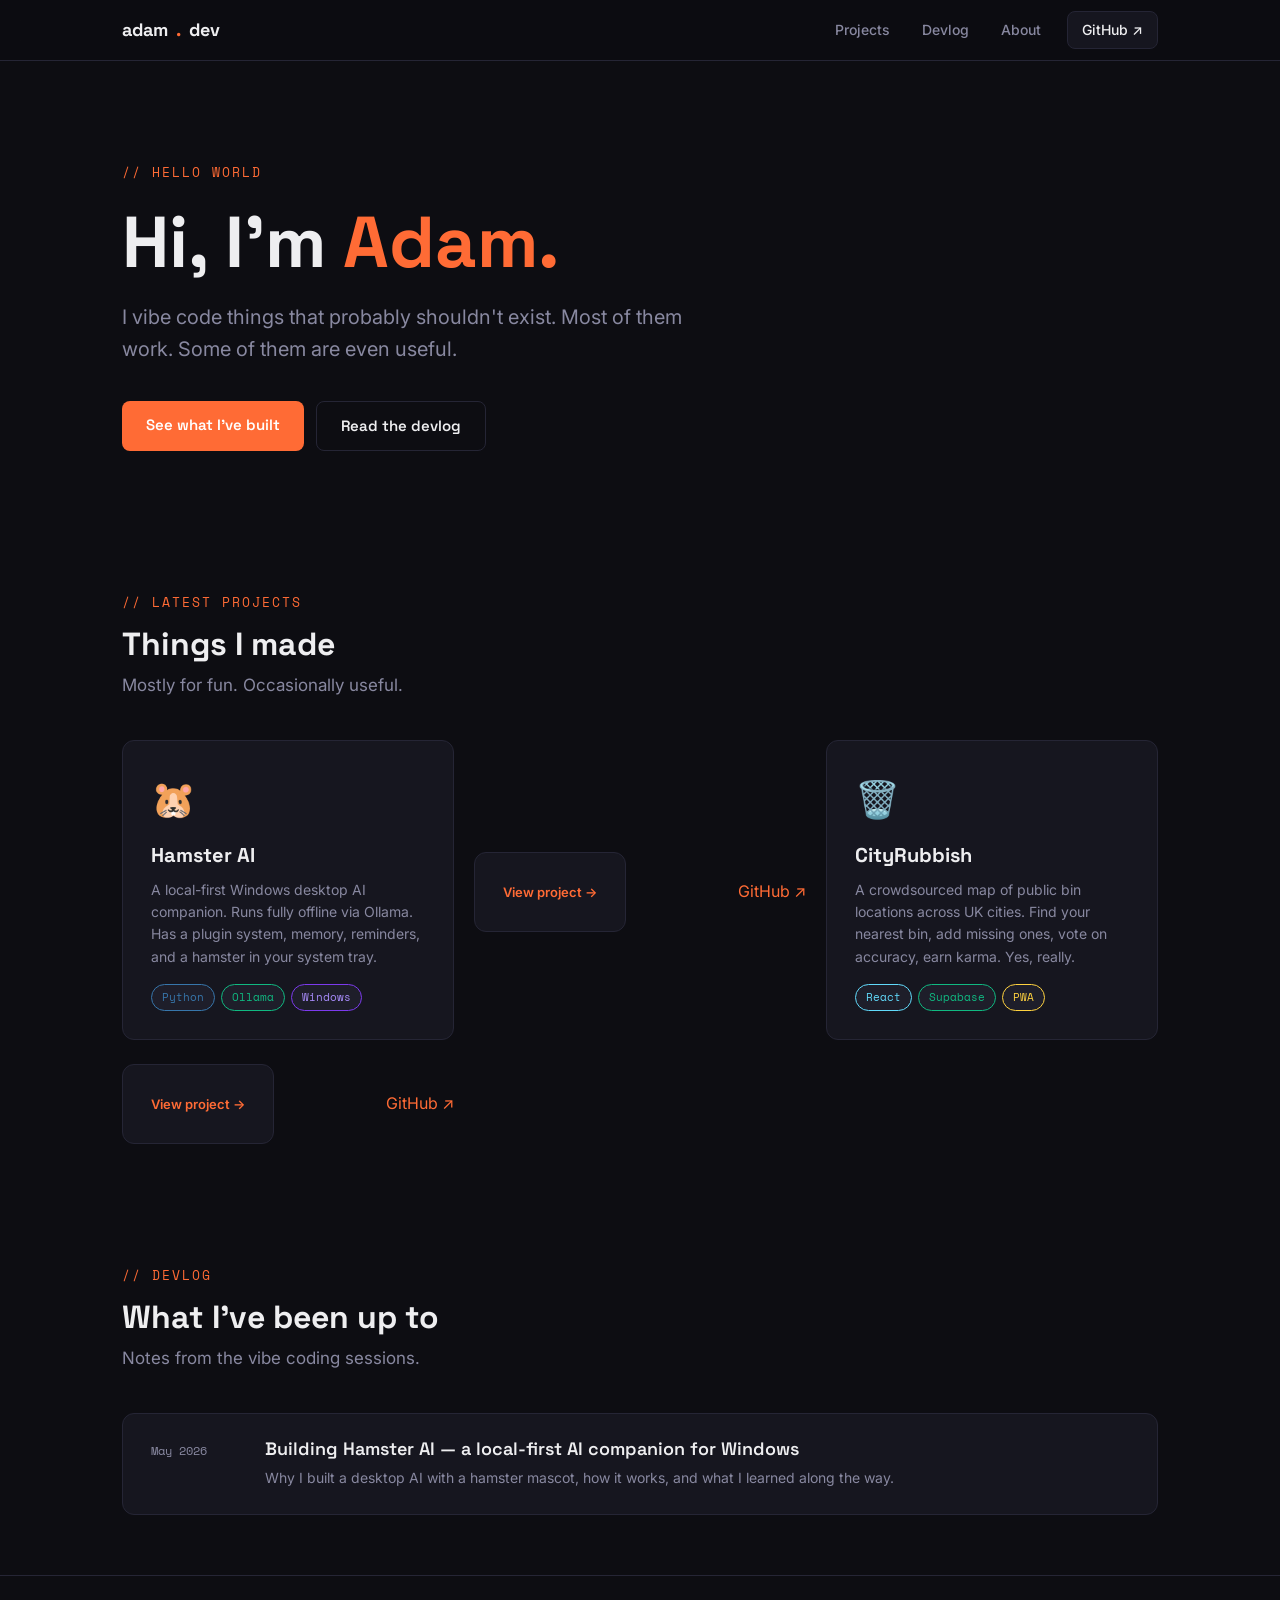
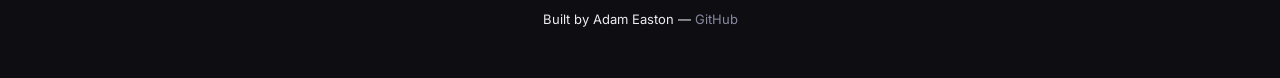
<file: index.html>
<!DOCTYPE html>
<html lang="en">
<head>
  <meta charset="UTF-8">
  <meta name="viewport" content="width=device-width, initial-scale=1">
  <title>Adam Easton — I build stuff</title>
  <meta name="description" content="Adam Easton's personal site. Vibe coding goofy things that probably shouldn't exist.">
  <link rel="stylesheet" href="assets/css/style.css">
</head>
<body>

<nav class="nav">
  <div class="nav-inner">
    <a href="/" class="nav-logo">adam<span>.</span>dev</a>
    <button class="hamburger" id="hamburger">☰</button>
    <div class="nav-links">
      <a href="/projects/">Projects</a>
      <a href="/blog/">Devlog</a>
      <a href="/about.html">About</a>
      <a href="https://github.com/Easton99" target="_blank" class="nav-gh">GitHub ↗</a>
    </div>
  </div>
</nav>

<div class="hero">
  <p class="hero-eyebrow">// hello world</p>
  <h1>Hi, I'm <span class="highlight">Adam.</span></h1>
  <p class="hero-sub">I vibe code things that probably shouldn't exist. Most of them work. Some of them are even useful.</p>
  <div class="hero-cta">
    <a href="/projects/" class="btn btn-primary">See what I've built</a>
    <a href="/blog/" class="btn btn-ghost">Read the devlog</a>
  </div>
</div>

<div class="page">

  <section class="section">
    <p class="section-title">// latest projects</p>
    <h2>Things I made</h2>
    <p class="section-lead">Mostly for fun. Occasionally useful.</p>

    <div class="project-grid">

      <a href="/projects/#hamster-ai" class="project-card">
        <div class="project-card-emoji">🐹</div>
        <h3>Hamster AI</h3>
        <p>A local-first Windows desktop AI companion. Runs fully offline via Ollama. Has a plugin system, memory, reminders, and a hamster in your system tray.</p>
        <div class="project-tags">
          <span class="tag python">Python</span>
          <span class="tag ollama">Ollama</span>
          <span class="tag windows">Windows</span>
        </div>
        <div class="project-card-footer">
          <span class="project-link">View project →</span>
          <a href="https://github.com/Easton99/hamster-ai" target="_blank" onclick="event.stopPropagation()">GitHub ↗</a>
        </div>
      </a>

      <a href="/projects/#cityrubbish" class="project-card">
        <div class="project-card-emoji">🗑️</div>
        <h3>CityRubbish</h3>
        <p>A crowdsourced map of public bin locations across UK cities. Find your nearest bin, add missing ones, vote on accuracy, earn karma. Yes, really.</p>
        <div class="project-tags">
          <span class="tag react">React</span>
          <span class="tag supabase">Supabase</span>
          <span class="tag pwa">PWA</span>
        </div>
        <div class="project-card-footer">
          <span class="project-link">View project →</span>
          <a href="https://github.com/Easton99/CityRubbish" target="_blank" onclick="event.stopPropagation()">GitHub ↗</a>
        </div>
      </a>

    </div>
  </section>

  <section class="section">
    <p class="section-title">// devlog</p>
    <h2>What I've been up to</h2>
    <p class="section-lead">Notes from the vibe coding sessions.</p>

    <div class="blog-list">
      <a href="/blog/hamster-ai.html" class="blog-card">
        <span class="blog-card-date">May 2026</span>
        <div class="blog-card-body">
          <h3>Building Hamster AI — a local-first AI companion for Windows</h3>
          <p>Why I built a desktop AI with a hamster mascot, how it works, and what I learned along the way.</p>
        </div>
      </a>
    </div>
  </section>

</div>

<footer>
  <p>Built by Adam Easton &mdash; <a href="https://github.com/Easton99" target="_blank">GitHub</a></p>
</footer>

<script src="assets/js/site.js"></script>
</body>
</html>
</file>
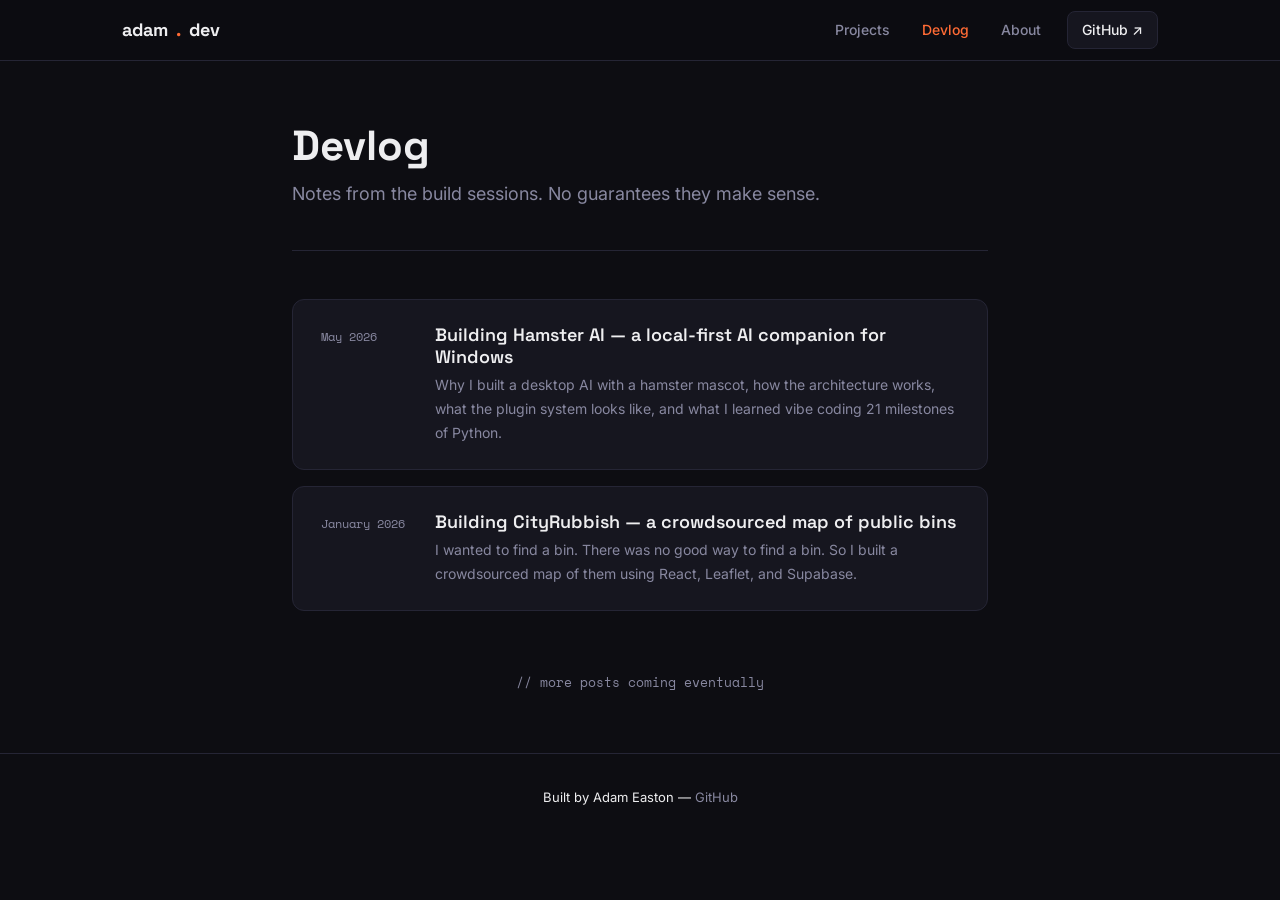
<file: blog/index.html>
<!DOCTYPE html>
<html lang="en">
<head>
  <meta charset="UTF-8">
  <meta name="viewport" content="width=device-width, initial-scale=1">
  <title>Devlog — Adam Easton</title>
  <link rel="stylesheet" href="../assets/css/style.css">
</head>
<body>

<nav class="nav">
  <div class="nav-inner">
    <a href="/" class="nav-logo">adam<span>.</span>dev</a>
    <button class="hamburger" id="hamburger">☰</button>
    <div class="nav-links">
      <a href="/projects/">Projects</a>
      <a href="/blog/">Devlog</a>
      <a href="/about.html">About</a>
      <a href="https://github.com/Easton99" target="_blank" class="nav-gh">GitHub ↗</a>
    </div>
  </div>
</nav>

<div class="page-narrow">

  <div class="page-title">
    <h1>Devlog</h1>
    <p>Notes from the build sessions. No guarantees they make sense.</p>
  </div>

  <div class="blog-list">

    <a href="/blog/hamster-ai.html" class="blog-card">
      <span class="blog-card-date">May 2026</span>
      <div class="blog-card-body">
        <h3>Building Hamster AI — a local-first AI companion for Windows</h3>
        <p>Why I built a desktop AI with a hamster mascot, how the architecture works, what the plugin system looks like, and what I learned vibe coding 21 milestones of Python.</p>
      </div>
    </a>

    <a href="/blog/cityrubbish.html" class="blog-card">
      <span class="blog-card-date">January 2026</span>
      <div class="blog-card-body">
        <h3>Building CityRubbish — a crowdsourced map of public bins</h3>
        <p>I wanted to find a bin. There was no good way to find a bin. So I built a crowdsourced map of them using React, Leaflet, and Supabase.</p>
      </div>
    </a>

  </div>

  <div style="text-align: center; padding: 60px 0; color: var(--muted); font-family: 'Space Mono', monospace; font-size: 13px;">
    // more posts coming eventually
  </div>

</div>

<footer>
  <p>Built by Adam Easton &mdash; <a href="https://github.com/Easton99" target="_blank">GitHub</a></p>
</footer>

<script src="../assets/js/site.js"></script>
</body>
</html>
</file>
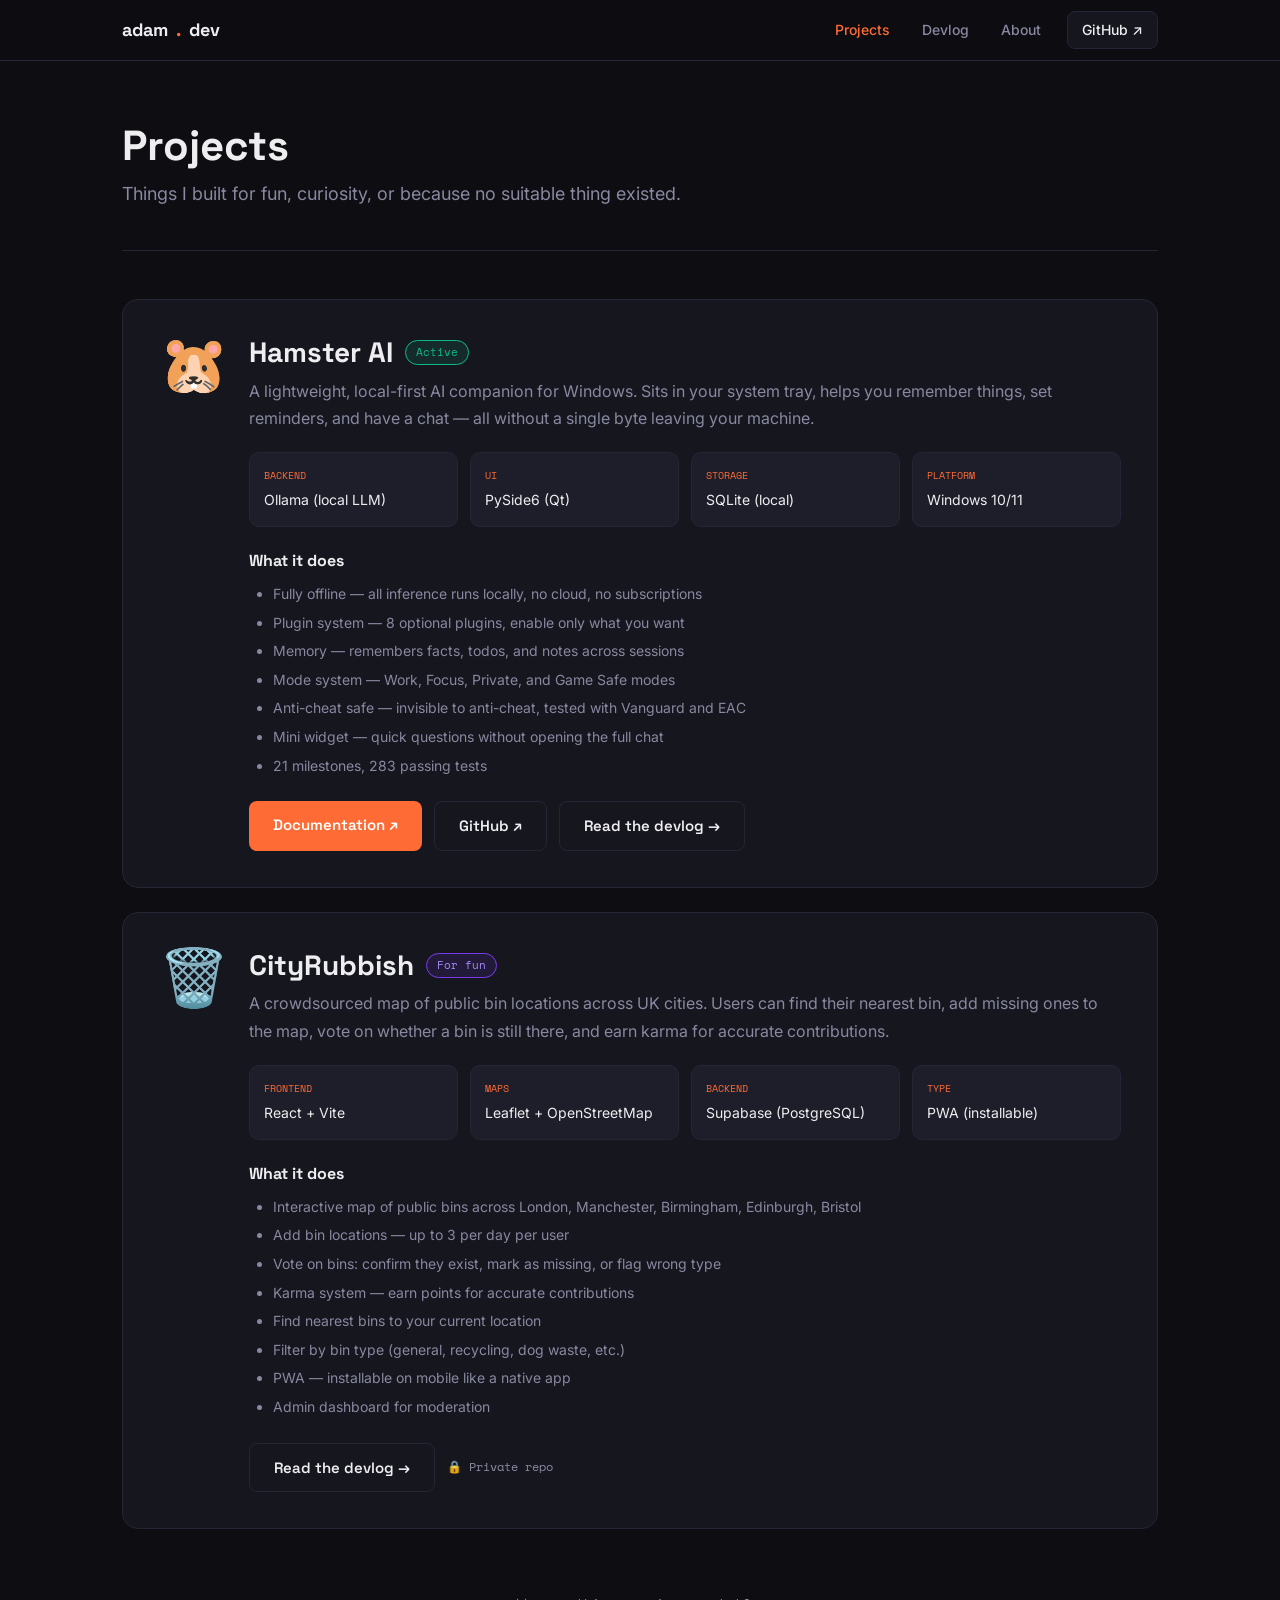
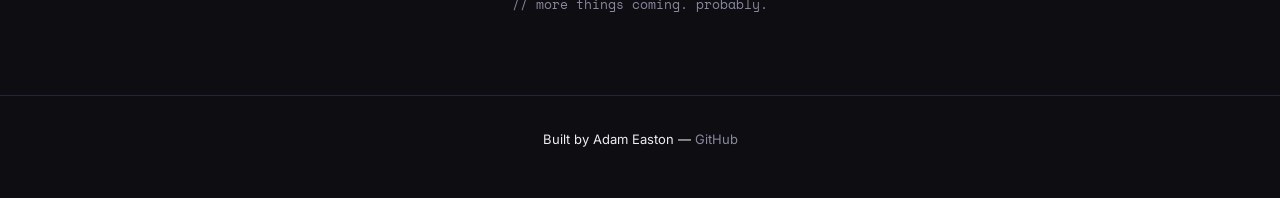
<file: projects/index.html>
<!DOCTYPE html>
<html lang="en">
<head>
  <meta charset="UTF-8">
  <meta name="viewport" content="width=device-width, initial-scale=1">
  <title>Projects — Adam Easton</title>
  <link rel="stylesheet" href="../assets/css/style.css">
</head>
<body>

<nav class="nav">
  <div class="nav-inner">
    <a href="/" class="nav-logo">adam<span>.</span>dev</a>
    <button class="hamburger" id="hamburger">☰</button>
    <div class="nav-links">
      <a href="/projects/">Projects</a>
      <a href="/blog/">Devlog</a>
      <a href="/about.html">About</a>
      <a href="https://github.com/Easton99" target="_blank" class="nav-gh">GitHub ↗</a>
    </div>
  </div>
</nav>

<div class="page">

  <div class="page-title">
    <h1>Projects</h1>
    <p>Things I built for fun, curiosity, or because no suitable thing existed.</p>
  </div>

  <!-- ── Hamster AI ──────────────────────────────────────────── -->
  <div id="hamster-ai" style="background: var(--surface); border: 1px solid var(--border); border-radius: 16px; padding: 36px; margin-bottom: 24px;">
    <div style="display: flex; align-items: flex-start; gap: 20px; flex-wrap: wrap;">
      <div style="font-size: 56px; line-height: 1;">🐹</div>
      <div style="flex: 1; min-width: 240px;">
        <div style="display: flex; align-items: center; gap: 12px; flex-wrap: wrap; margin-bottom: 8px;">
          <h2 style="font-size: 28px; font-weight: 700; margin: 0;">Hamster AI</h2>
          <span style="font-family: 'Space Mono', monospace; font-size: 11px; background: #10B98120; border: 1px solid #10B981; color: #10B981; padding: 2px 10px; border-radius: 20px;">Active</span>
        </div>
        <p style="color: var(--muted); font-size: 16px; margin-bottom: 20px;">A lightweight, local-first AI companion for Windows. Sits in your system tray, helps you remember things, set reminders, and have a chat — all without a single byte leaving your machine.</p>

        <div style="display: grid; grid-template-columns: repeat(auto-fill, minmax(200px, 1fr)); gap: 12px; margin-bottom: 24px;">
          <div style="background: var(--surface2); border: 1px solid var(--border); border-radius: 10px; padding: 14px;">
            <p style="font-family: 'Space Mono', monospace; font-size: 10px; color: var(--orange); margin-bottom: 4px;">BACKEND</p>
            <p style="margin: 0; font-size: 14px;">Ollama (local LLM)</p>
          </div>
          <div style="background: var(--surface2); border: 1px solid var(--border); border-radius: 10px; padding: 14px;">
            <p style="font-family: 'Space Mono', monospace; font-size: 10px; color: var(--orange); margin-bottom: 4px;">UI</p>
            <p style="margin: 0; font-size: 14px;">PySide6 (Qt)</p>
          </div>
          <div style="background: var(--surface2); border: 1px solid var(--border); border-radius: 10px; padding: 14px;">
            <p style="font-family: 'Space Mono', monospace; font-size: 10px; color: var(--orange); margin-bottom: 4px;">STORAGE</p>
            <p style="margin: 0; font-size: 14px;">SQLite (local)</p>
          </div>
          <div style="background: var(--surface2); border: 1px solid var(--border); border-radius: 10px; padding: 14px;">
            <p style="font-family: 'Space Mono', monospace; font-size: 10px; color: var(--orange); margin-bottom: 4px;">PLATFORM</p>
            <p style="margin: 0; font-size: 14px;">Windows 10/11</p>
          </div>
        </div>

        <h3 style="font-size: 16px; color: var(--text); margin-bottom: 12px; font-family: 'Space Grotesk', sans-serif;">What it does</h3>
        <ul style="color: var(--muted); font-size: 14px; margin-bottom: 24px;">
          <li>Fully offline — all inference runs locally, no cloud, no subscriptions</li>
          <li>Plugin system — 8 optional plugins, enable only what you want</li>
          <li>Memory — remembers facts, todos, and notes across sessions</li>
          <li>Mode system — Work, Focus, Private, and Game Safe modes</li>
          <li>Anti-cheat safe — invisible to anti-cheat, tested with Vanguard and EAC</li>
          <li>Mini widget — quick questions without opening the full chat</li>
          <li>21 milestones, 283 passing tests</li>
        </ul>

        <div style="display: flex; gap: 12px; flex-wrap: wrap;">
          <a href="https://hamster.adameaston.co.uk" class="btn btn-primary" target="_blank">Documentation ↗</a>
          <a href="https://github.com/Easton99/hamster-ai" class="btn btn-ghost" target="_blank">GitHub ↗</a>
          <a href="/blog/hamster-ai.html" class="btn btn-ghost">Read the devlog →</a>
        </div>
      </div>
    </div>
  </div>

  <!-- ── CityRubbish ────────────────────────────────────────── -->
  <div id="cityrubbish" style="background: var(--surface); border: 1px solid var(--border); border-radius: 16px; padding: 36px; margin-bottom: 24px;">
    <div style="display: flex; align-items: flex-start; gap: 20px; flex-wrap: wrap;">
      <div style="font-size: 56px; line-height: 1;">🗑️</div>
      <div style="flex: 1; min-width: 240px;">
        <div style="display: flex; align-items: center; gap: 12px; flex-wrap: wrap; margin-bottom: 8px;">
          <h2 style="font-size: 28px; font-weight: 700; margin: 0;">CityRubbish</h2>
          <span style="font-family: 'Space Mono', monospace; font-size: 11px; background: #7C3AED20; border: 1px solid #7C3AED; color: #A78BFA; padding: 2px 10px; border-radius: 20px;">For fun</span>
        </div>
        <p style="color: var(--muted); font-size: 16px; margin-bottom: 20px;">A crowdsourced map of public bin locations across UK cities. Users can find their nearest bin, add missing ones to the map, vote on whether a bin is still there, and earn karma for accurate contributions.</p>

        <div style="display: grid; grid-template-columns: repeat(auto-fill, minmax(200px, 1fr)); gap: 12px; margin-bottom: 24px;">
          <div style="background: var(--surface2); border: 1px solid var(--border); border-radius: 10px; padding: 14px;">
            <p style="font-family: 'Space Mono', monospace; font-size: 10px; color: var(--orange); margin-bottom: 4px;">FRONTEND</p>
            <p style="margin: 0; font-size: 14px;">React + Vite</p>
          </div>
          <div style="background: var(--surface2); border: 1px solid var(--border); border-radius: 10px; padding: 14px;">
            <p style="font-family: 'Space Mono', monospace; font-size: 10px; color: var(--orange); margin-bottom: 4px;">MAPS</p>
            <p style="margin: 0; font-size: 14px;">Leaflet + OpenStreetMap</p>
          </div>
          <div style="background: var(--surface2); border: 1px solid var(--border); border-radius: 10px; padding: 14px;">
            <p style="font-family: 'Space Mono', monospace; font-size: 10px; color: var(--orange); margin-bottom: 4px;">BACKEND</p>
            <p style="margin: 0; font-size: 14px;">Supabase (PostgreSQL)</p>
          </div>
          <div style="background: var(--surface2); border: 1px solid var(--border); border-radius: 10px; padding: 14px;">
            <p style="font-family: 'Space Mono', monospace; font-size: 10px; color: var(--orange); margin-bottom: 4px;">TYPE</p>
            <p style="margin: 0; font-size: 14px;">PWA (installable)</p>
          </div>
        </div>

        <h3 style="font-size: 16px; color: var(--text); margin-bottom: 12px; font-family: 'Space Grotesk', sans-serif;">What it does</h3>
        <ul style="color: var(--muted); font-size: 14px; margin-bottom: 24px;">
          <li>Interactive map of public bins across London, Manchester, Birmingham, Edinburgh, Bristol</li>
          <li>Add bin locations — up to 3 per day per user</li>
          <li>Vote on bins: confirm they exist, mark as missing, or flag wrong type</li>
          <li>Karma system — earn points for accurate contributions</li>
          <li>Find nearest bins to your current location</li>
          <li>Filter by bin type (general, recycling, dog waste, etc.)</li>
          <li>PWA — installable on mobile like a native app</li>
          <li>Admin dashboard for moderation</li>
        </ul>

        <div style="display: flex; gap: 12px; flex-wrap: wrap; align-items: center;">
          <a href="/blog/cityrubbish.html" class="btn btn-ghost">Read the devlog →</a>
          <span style="font-family: 'Space Mono', monospace; font-size: 12px; color: var(--muted);">🔒 Private repo</span>
        </div>
      </div>
    </div>
  </div>

  <div style="text-align: center; padding: 40px 0 80px; color: var(--muted); font-family: 'Space Mono', monospace; font-size: 13px;">
    // more things coming. probably.
  </div>

</div>

<footer>
  <p>Built by Adam Easton &mdash; <a href="https://github.com/Easton99" target="_blank">GitHub</a></p>
</footer>

<script src="../assets/js/site.js"></script>
</body>
</html>
</file>
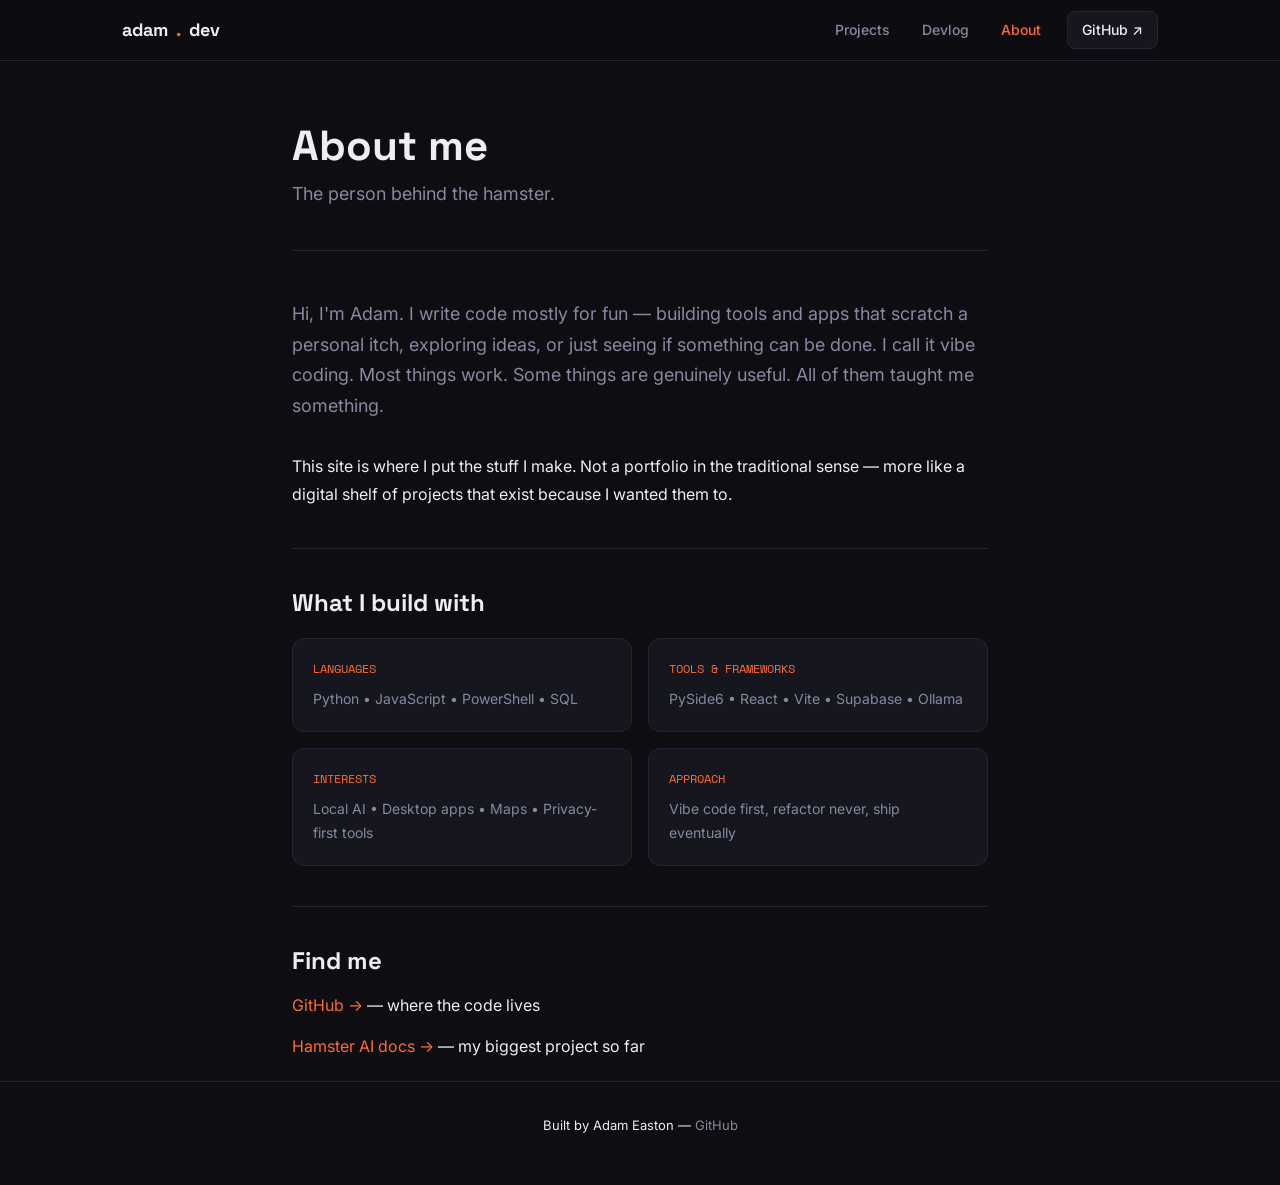
<file: about.html>
<!DOCTYPE html>
<html lang="en">
<head>
  <meta charset="UTF-8">
  <meta name="viewport" content="width=device-width, initial-scale=1">
  <title>About — Adam Easton</title>
  <link rel="stylesheet" href="assets/css/style.css">
</head>
<body>

<nav class="nav">
  <div class="nav-inner">
    <a href="/" class="nav-logo">adam<span>.</span>dev</a>
    <button class="hamburger" id="hamburger">☰</button>
    <div class="nav-links">
      <a href="/projects/">Projects</a>
      <a href="/blog/">Devlog</a>
      <a href="/about.html">About</a>
      <a href="https://github.com/Easton99" target="_blank" class="nav-gh">GitHub ↗</a>
    </div>
  </div>
</nav>

<div class="page-narrow">

  <div class="page-title">
    <h1>About me</h1>
    <p>The person behind the hamster.</p>
  </div>

  <p style="font-size:18px; color: var(--muted); margin-bottom: 2rem;">Hi, I'm Adam. I write code mostly for fun — building tools and apps that scratch a personal itch, exploring ideas, or just seeing if something can be done. I call it vibe coding. Most things work. Some things are genuinely useful. All of them taught me something.</p>

  <p>This site is where I put the stuff I make. Not a portfolio in the traditional sense — more like a digital shelf of projects that exist because I wanted them to.</p>

  <hr>

  <h2 style="font-size:24px; margin-bottom: 20px;">What I build with</h2>

  <div style="display: grid; grid-template-columns: 1fr 1fr; gap: 16px; margin-bottom: 40px;">
    <div style="background: var(--surface); border: 1px solid var(--border); border-radius: 12px; padding: 20px;">
      <p style="font-family: 'Space Mono', monospace; font-size: 12px; color: var(--orange); margin-bottom: 8px;">LANGUAGES</p>
      <p style="margin: 0; color: var(--muted); font-size: 14px;">Python &bull; JavaScript &bull; PowerShell &bull; SQL</p>
    </div>
    <div style="background: var(--surface); border: 1px solid var(--border); border-radius: 12px; padding: 20px;">
      <p style="font-family: 'Space Mono', monospace; font-size: 12px; color: var(--orange); margin-bottom: 8px;">TOOLS & FRAMEWORKS</p>
      <p style="margin: 0; color: var(--muted); font-size: 14px;">PySide6 &bull; React &bull; Vite &bull; Supabase &bull; Ollama</p>
    </div>
    <div style="background: var(--surface); border: 1px solid var(--border); border-radius: 12px; padding: 20px;">
      <p style="font-family: 'Space Mono', monospace; font-size: 12px; color: var(--orange); margin-bottom: 8px;">INTERESTS</p>
      <p style="margin: 0; color: var(--muted); font-size: 14px;">Local AI &bull; Desktop apps &bull; Maps &bull; Privacy-first tools</p>
    </div>
    <div style="background: var(--surface); border: 1px solid var(--border); border-radius: 12px; padding: 20px;">
      <p style="font-family: 'Space Mono', monospace; font-size: 12px; color: var(--orange); margin-bottom: 8px;">APPROACH</p>
      <p style="margin: 0; color: var(--muted); font-size: 14px;">Vibe code first, refactor never, ship eventually</p>
    </div>
  </div>

  <hr>

  <h2 style="font-size:24px; margin-bottom: 16px;">Find me</h2>
  <ul style="list-style: none; padding: 0; display: flex; flex-direction: column; gap: 10px;">
    <li><a href="https://github.com/Easton99" target="_blank">GitHub →</a> — where the code lives</li>
    <li><a href="https://hamster.adameaston.co.uk" target="_blank">Hamster AI docs →</a> — my biggest project so far</li>
  </ul>

</div>

<footer>
  <p>Built by Adam Easton &mdash; <a href="https://github.com/Easton99" target="_blank">GitHub</a></p>
</footer>

<script src="assets/js/site.js"></script>
</body>
</html>
</file>
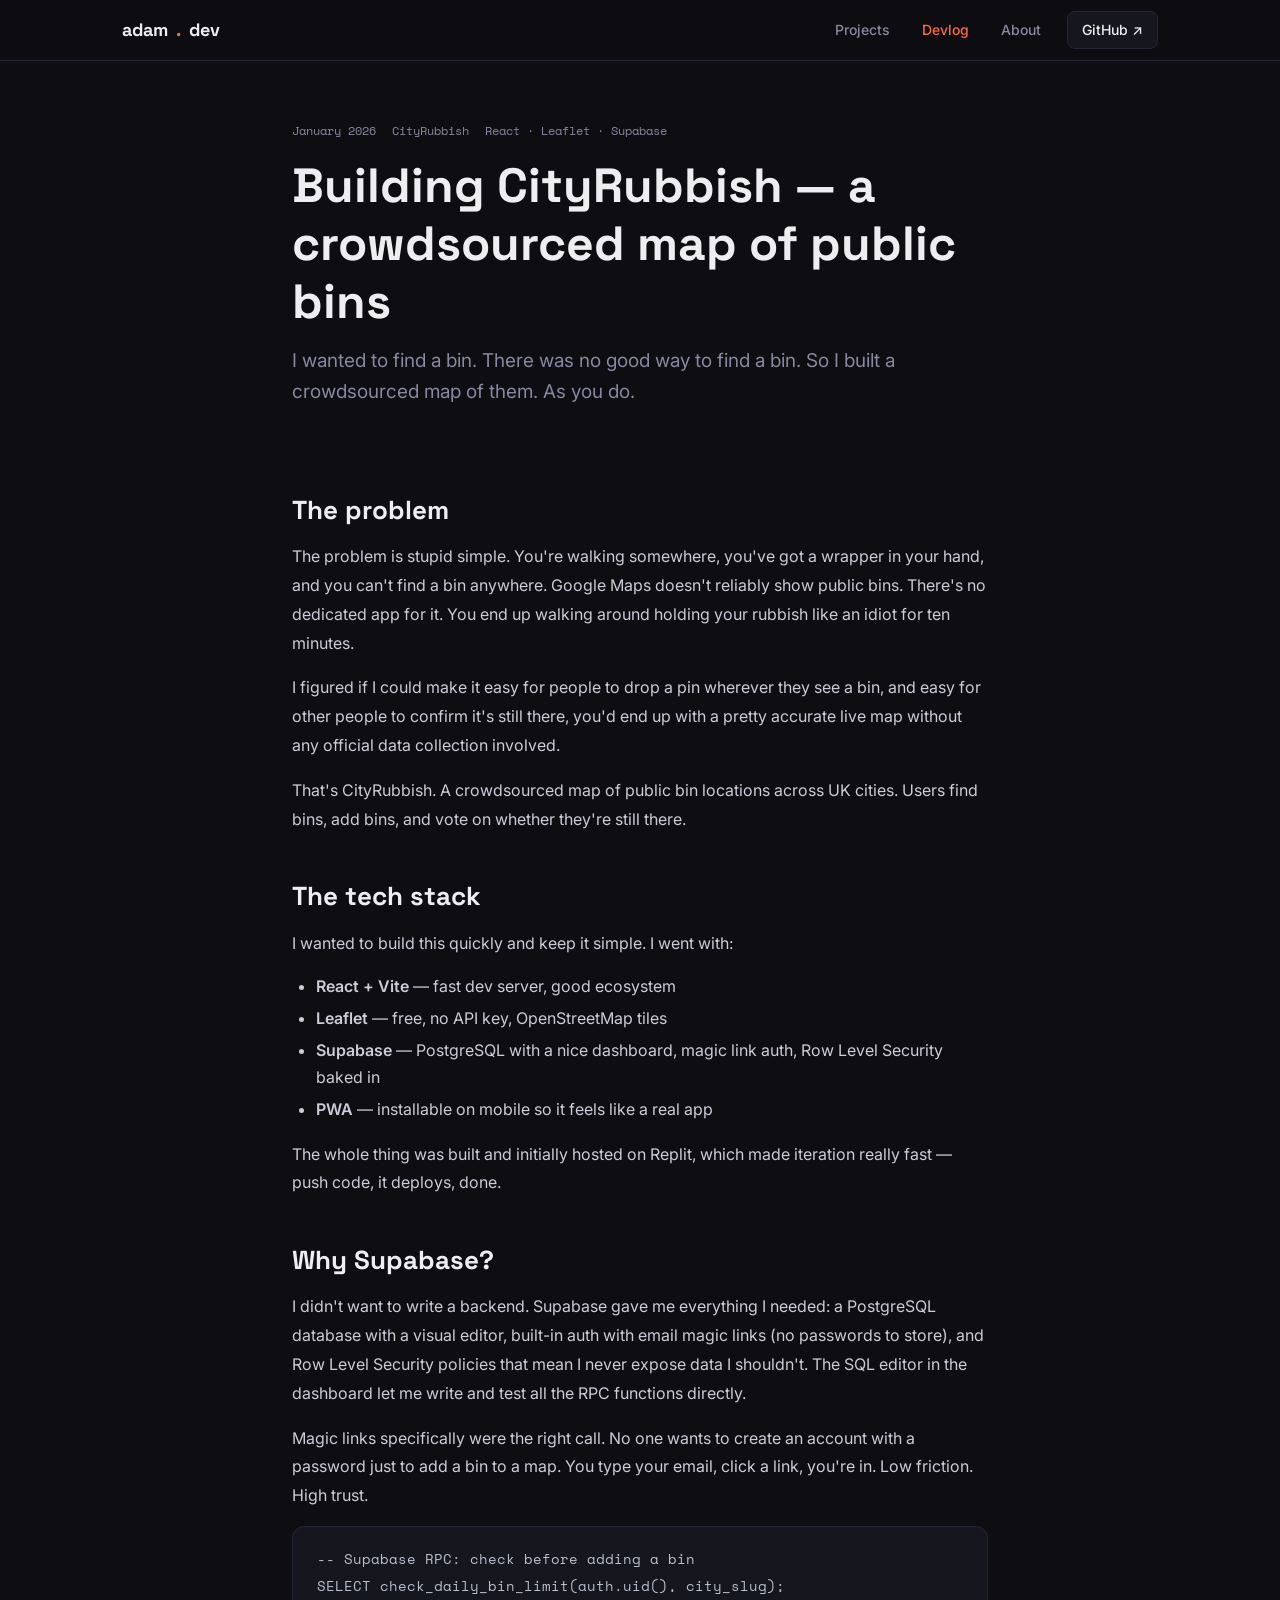
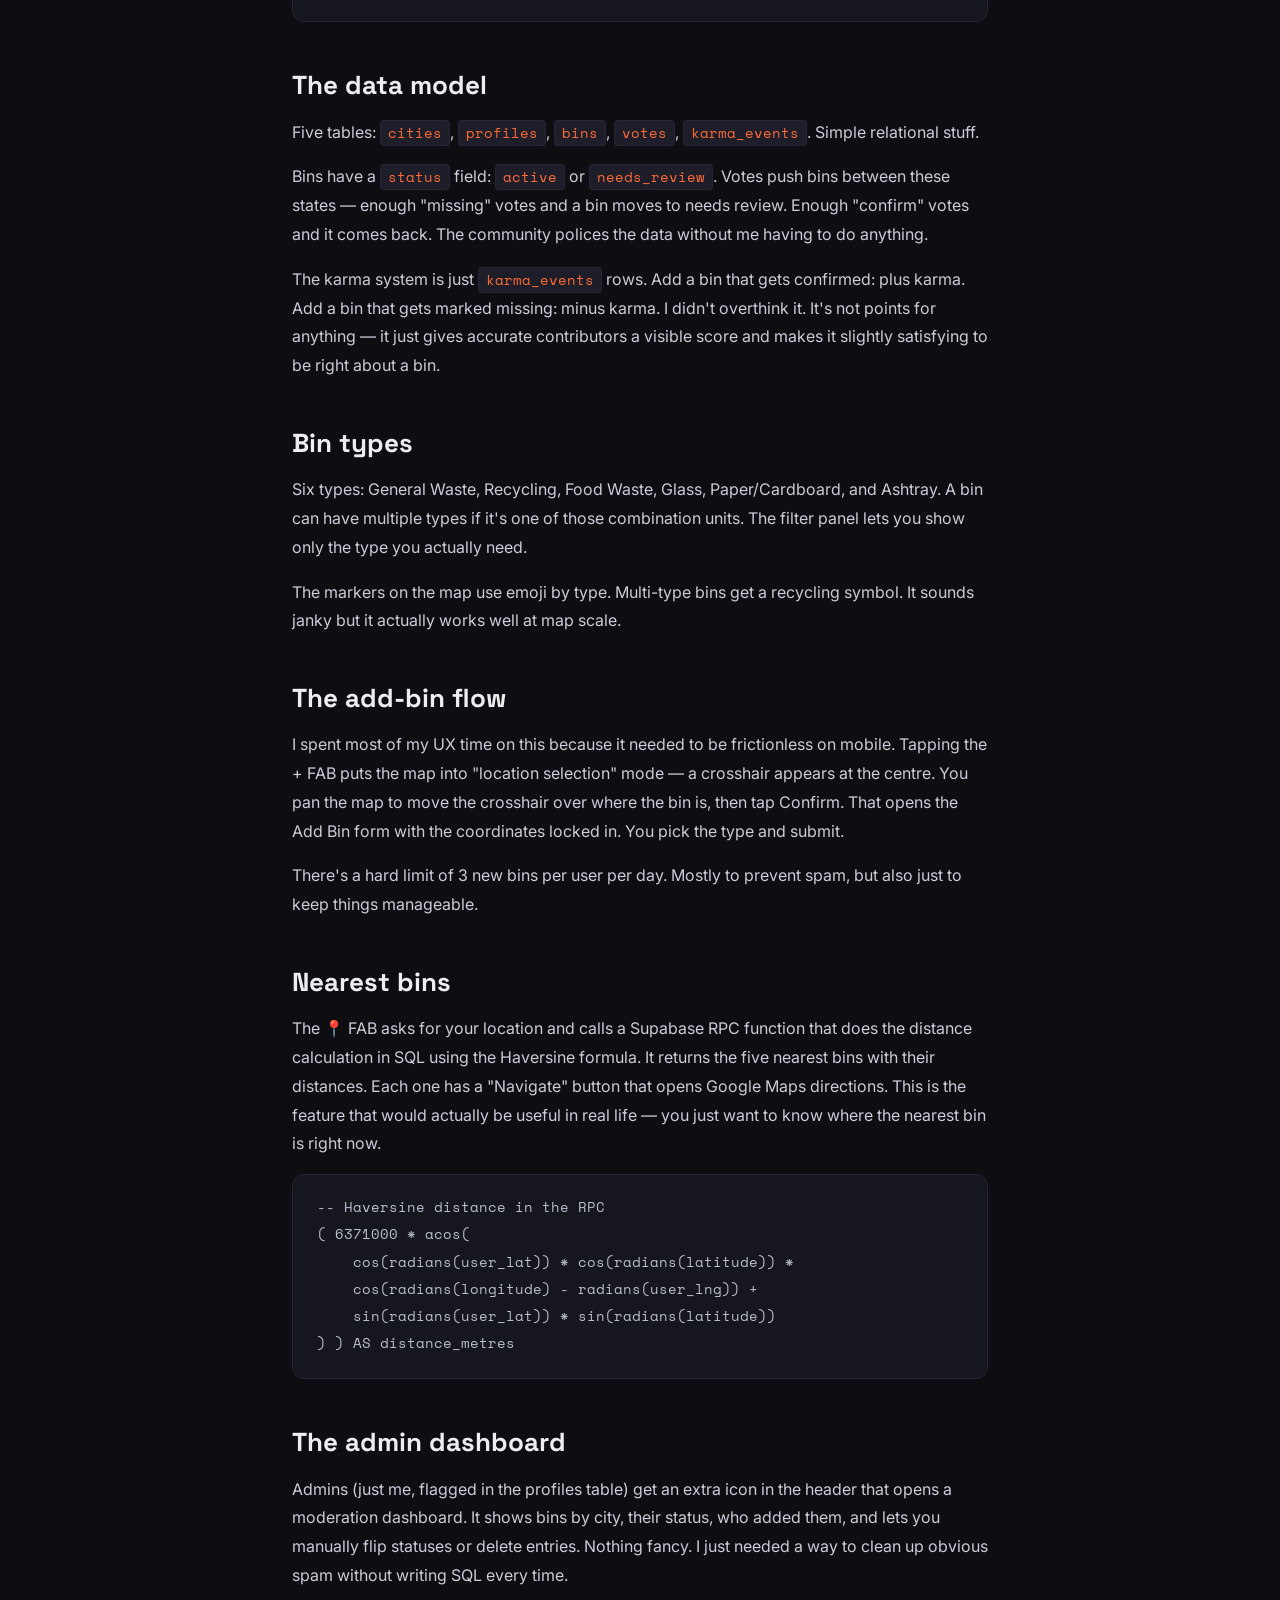
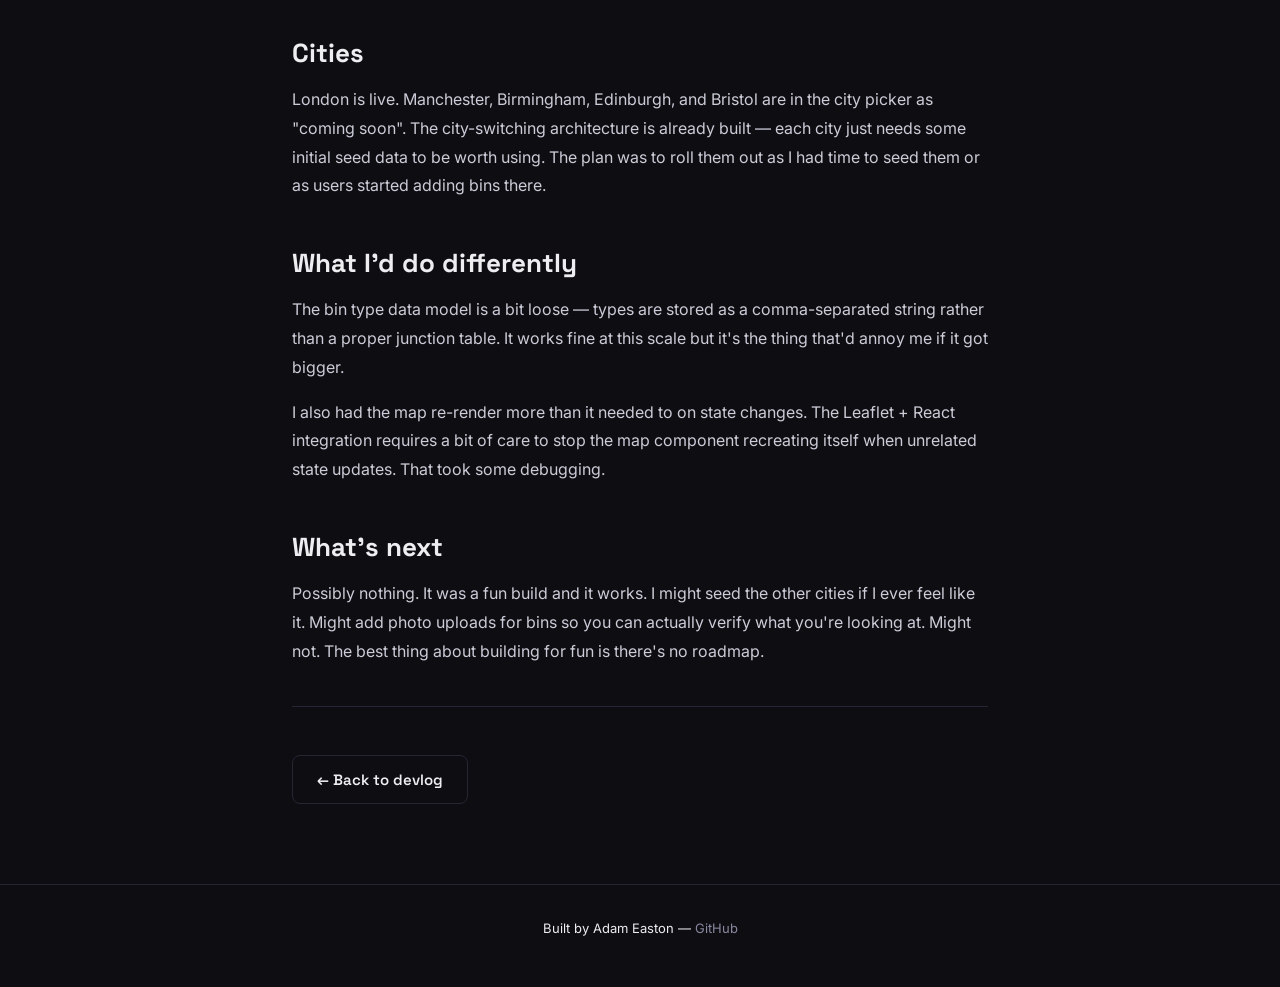
<file: blog/cityrubbish.html>
<!DOCTYPE html>
<html lang="en">
<head>
  <meta charset="UTF-8">
  <meta name="viewport" content="width=device-width, initial-scale=1">
  <title>Building CityRubbish — Adam Easton Devlog</title>
  <meta name="description" content="How I built a crowdsourced map of public bin locations across UK cities using React, Leaflet, and Supabase.">
  <link rel="stylesheet" href="../assets/css/style.css">
</head>
<body>

<nav class="nav">
  <div class="nav-inner">
    <a href="/" class="nav-logo">adam<span>.</span>dev</a>
    <button class="hamburger" id="hamburger">☰</button>
    <div class="nav-links">
      <a href="/projects/">Projects</a>
      <a href="/blog/">Devlog</a>
      <a href="/about.html">About</a>
      <a href="https://github.com/Easton99" target="_blank" class="nav-gh">GitHub ↗</a>
    </div>
  </div>
</nav>

<div class="page-narrow">

  <div class="post-header">
    <div class="post-meta">
      <span>January 2026</span>
      <span>CityRubbish</span>
      <span>React · Leaflet · Supabase</span>
    </div>
    <h1>Building CityRubbish — a crowdsourced map of public bins</h1>
    <p class="post-lead">I wanted to find a bin. There was no good way to find a bin. So I built a crowdsourced map of them. As you do.</p>
  </div>

  <div class="post-body">

    <h2>The problem</h2>

    <p>The problem is stupid simple. You're walking somewhere, you've got a wrapper in your hand, and you can't find a bin anywhere. Google Maps doesn't reliably show public bins. There's no dedicated app for it. You end up walking around holding your rubbish like an idiot for ten minutes.</p>

    <p>I figured if I could make it easy for people to drop a pin wherever they see a bin, and easy for other people to confirm it's still there, you'd end up with a pretty accurate live map without any official data collection involved.</p>

    <p>That's CityRubbish. A crowdsourced map of public bin locations across UK cities. Users find bins, add bins, and vote on whether they're still there.</p>

    <h2>The tech stack</h2>

    <p>I wanted to build this quickly and keep it simple. I went with:</p>

    <ul>
      <li><strong>React + Vite</strong> — fast dev server, good ecosystem</li>
      <li><strong>Leaflet</strong> — free, no API key, OpenStreetMap tiles</li>
      <li><strong>Supabase</strong> — PostgreSQL with a nice dashboard, magic link auth, Row Level Security baked in</li>
      <li><strong>PWA</strong> — installable on mobile so it feels like a real app</li>
    </ul>

    <p>The whole thing was built and initially hosted on Replit, which made iteration really fast — push code, it deploys, done.</p>

    <h2>Why Supabase?</h2>

    <p>I didn't want to write a backend. Supabase gave me everything I needed: a PostgreSQL database with a visual editor, built-in auth with email magic links (no passwords to store), and Row Level Security policies that mean I never expose data I shouldn't. The SQL editor in the dashboard let me write and test all the RPC functions directly.</p>

    <p>Magic links specifically were the right call. No one wants to create an account with a password just to add a bin to a map. You type your email, click a link, you're in. Low friction. High trust.</p>

    <pre><code>-- Supabase RPC: check before adding a bin
SELECT check_daily_bin_limit(auth.uid(), city_slug);</code></pre>

    <h2>The data model</h2>

    <p>Five tables: <code>cities</code>, <code>profiles</code>, <code>bins</code>, <code>votes</code>, <code>karma_events</code>. Simple relational stuff.</p>

    <p>Bins have a <code>status</code> field: <code>active</code> or <code>needs_review</code>. Votes push bins between these states — enough "missing" votes and a bin moves to needs review. Enough "confirm" votes and it comes back. The community polices the data without me having to do anything.</p>

    <p>The karma system is just <code>karma_events</code> rows. Add a bin that gets confirmed: plus karma. Add a bin that gets marked missing: minus karma. I didn't overthink it. It's not points for anything — it just gives accurate contributors a visible score and makes it slightly satisfying to be right about a bin.</p>

    <h2>Bin types</h2>

    <p>Six types: General Waste, Recycling, Food Waste, Glass, Paper/Cardboard, and Ashtray. A bin can have multiple types if it's one of those combination units. The filter panel lets you show only the type you actually need.</p>

    <p>The markers on the map use emoji by type. Multi-type bins get a recycling symbol. It sounds janky but it actually works well at map scale.</p>

    <h2>The add-bin flow</h2>

    <p>I spent most of my UX time on this because it needed to be frictionless on mobile. Tapping the + FAB puts the map into "location selection" mode — a crosshair appears at the centre. You pan the map to move the crosshair over where the bin is, then tap Confirm. That opens the Add Bin form with the coordinates locked in. You pick the type and submit.</p>

    <p>There's a hard limit of 3 new bins per user per day. Mostly to prevent spam, but also just to keep things manageable.</p>

    <h2>Nearest bins</h2>

    <p>The 📍 FAB asks for your location and calls a Supabase RPC function that does the distance calculation in SQL using the Haversine formula. It returns the five nearest bins with their distances. Each one has a "Navigate" button that opens Google Maps directions. This is the feature that would actually be useful in real life — you just want to know where the nearest bin is right now.</p>

    <pre><code>-- Haversine distance in the RPC
( 6371000 * acos(
    cos(radians(user_lat)) * cos(radians(latitude)) *
    cos(radians(longitude) - radians(user_lng)) +
    sin(radians(user_lat)) * sin(radians(latitude))
) ) AS distance_metres</code></pre>

    <h2>The admin dashboard</h2>

    <p>Admins (just me, flagged in the profiles table) get an extra icon in the header that opens a moderation dashboard. It shows bins by city, their status, who added them, and lets you manually flip statuses or delete entries. Nothing fancy. I just needed a way to clean up obvious spam without writing SQL every time.</p>

    <h2>Cities</h2>

    <p>London is live. Manchester, Birmingham, Edinburgh, and Bristol are in the city picker as "coming soon". The city-switching architecture is already built — each city just needs some initial seed data to be worth using. The plan was to roll them out as I had time to seed them or as users started adding bins there.</p>

    <h2>What I'd do differently</h2>

    <p>The bin type data model is a bit loose — types are stored as a comma-separated string rather than a proper junction table. It works fine at this scale but it's the thing that'd annoy me if it got bigger.</p>

    <p>I also had the map re-render more than it needed to on state changes. The Leaflet + React integration requires a bit of care to stop the map component recreating itself when unrelated state updates. That took some debugging.</p>

    <h2>What's next</h2>

    <p>Possibly nothing. It was a fun build and it works. I might seed the other cities if I ever feel like it. Might add photo uploads for bins so you can actually verify what you're looking at. Might not. The best thing about building for fun is there's no roadmap.</p>

    <hr>

    <div style="display: flex; gap: 12px; flex-wrap: wrap; padding-top: 8px;">
      <a href="/blog/" class="btn btn-ghost">← Back to devlog</a>
    </div>

  </div>

</div>

<footer>
  <p>Built by Adam Easton &mdash; <a href="https://github.com/Easton99" target="_blank">GitHub</a></p>
</footer>

<script src="../assets/js/site.js"></script>
</body>
</html>
</file>
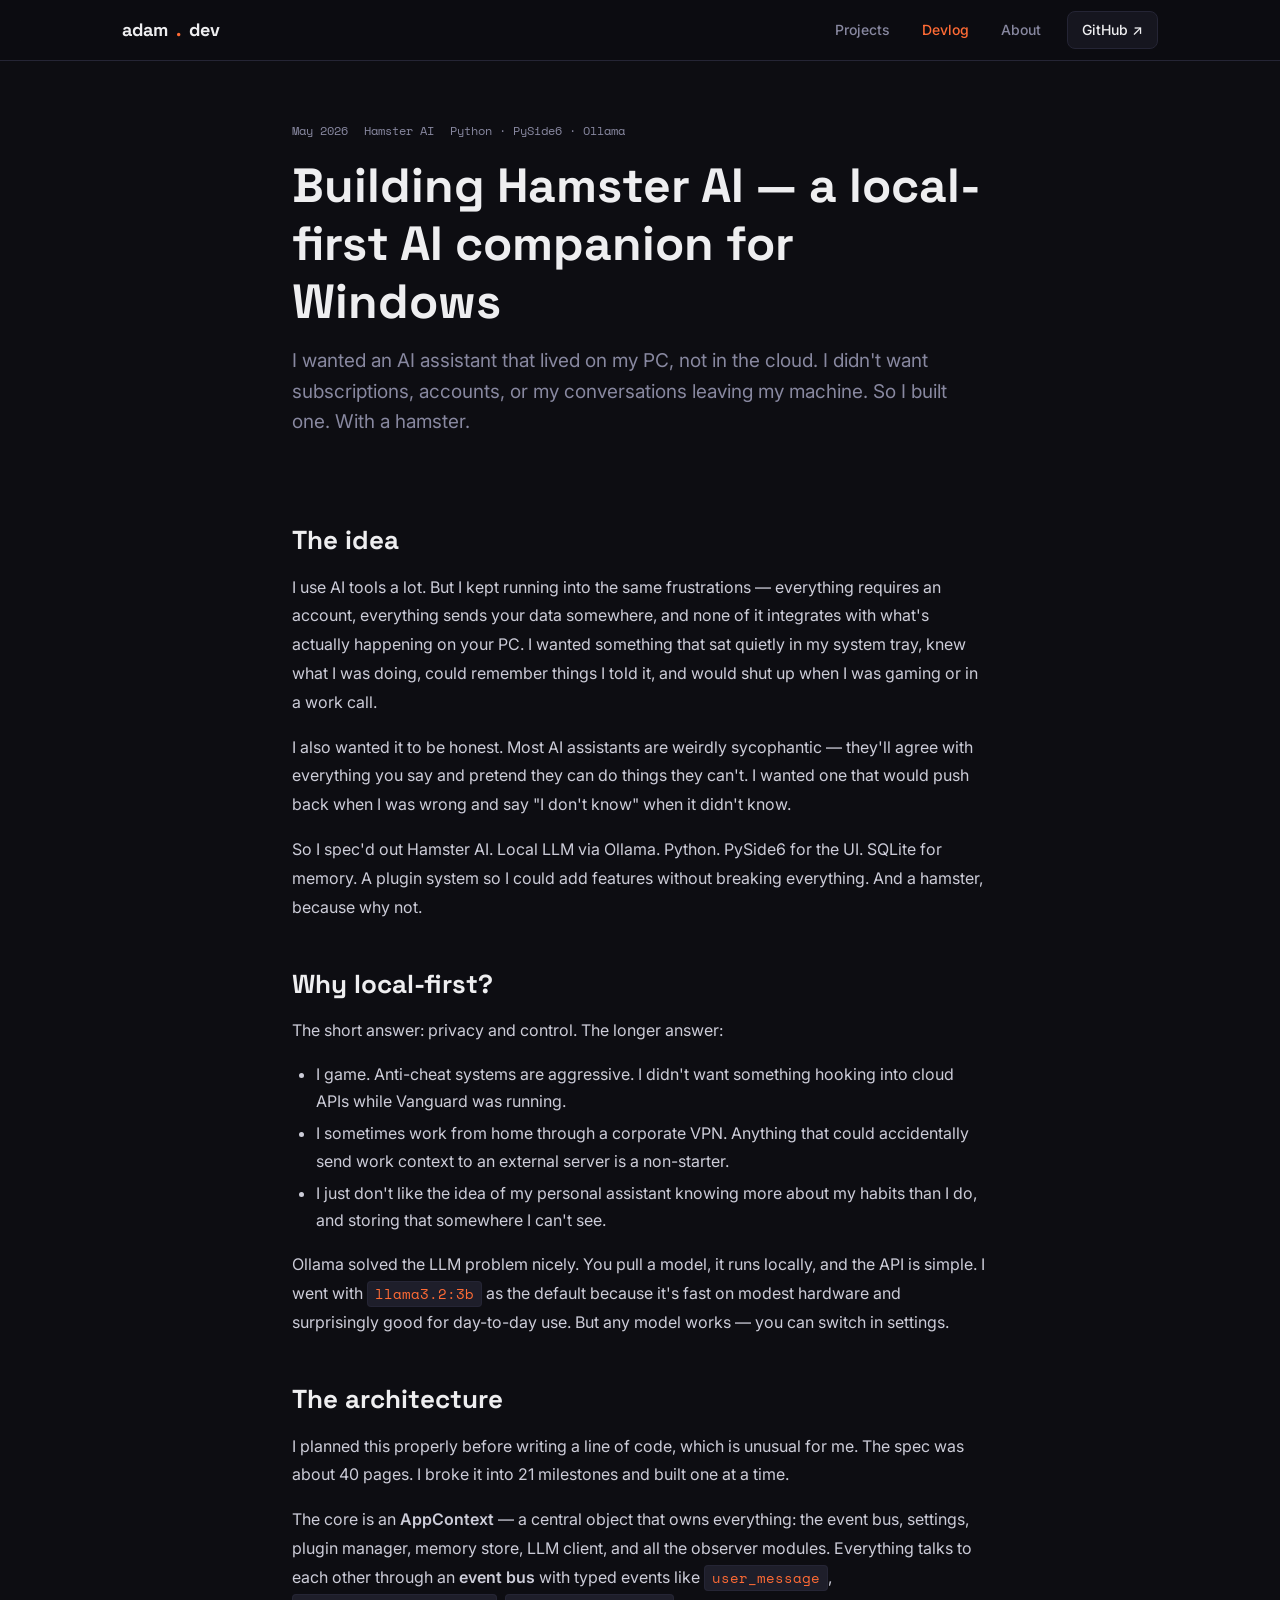
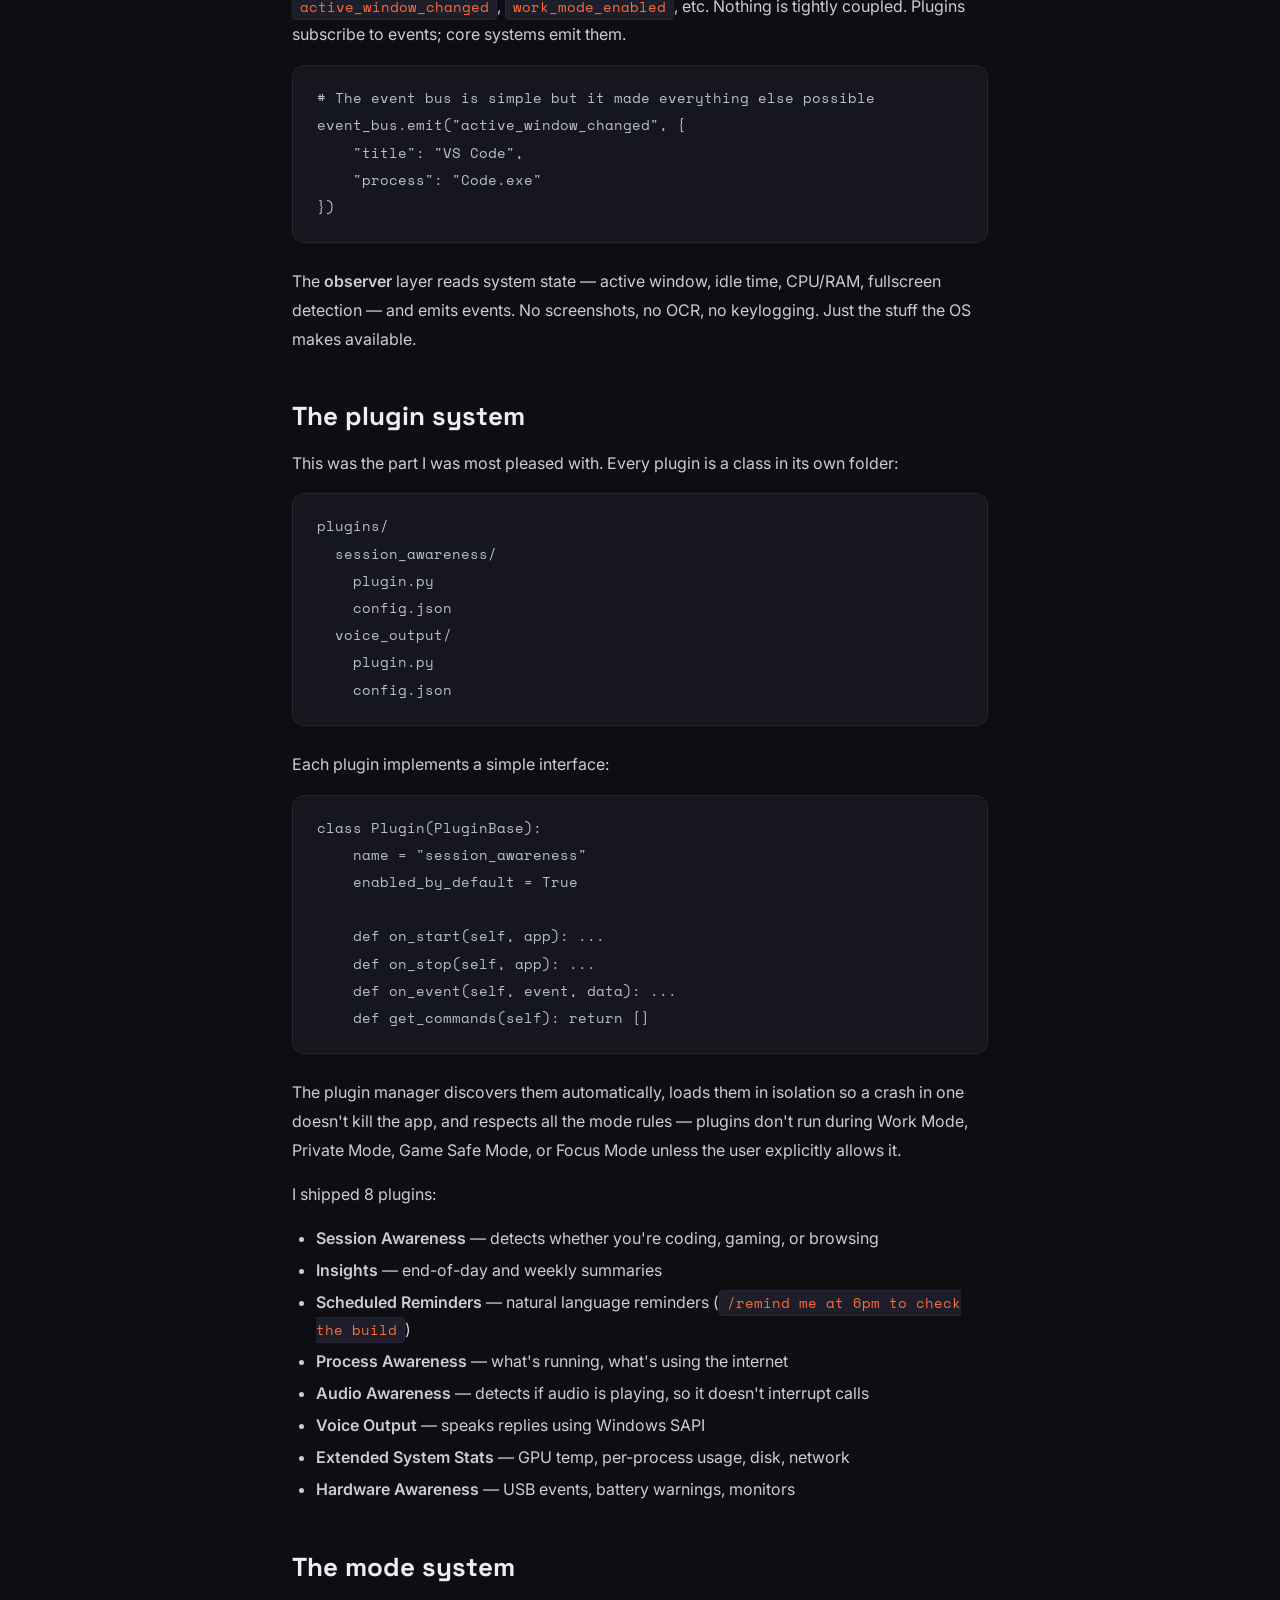
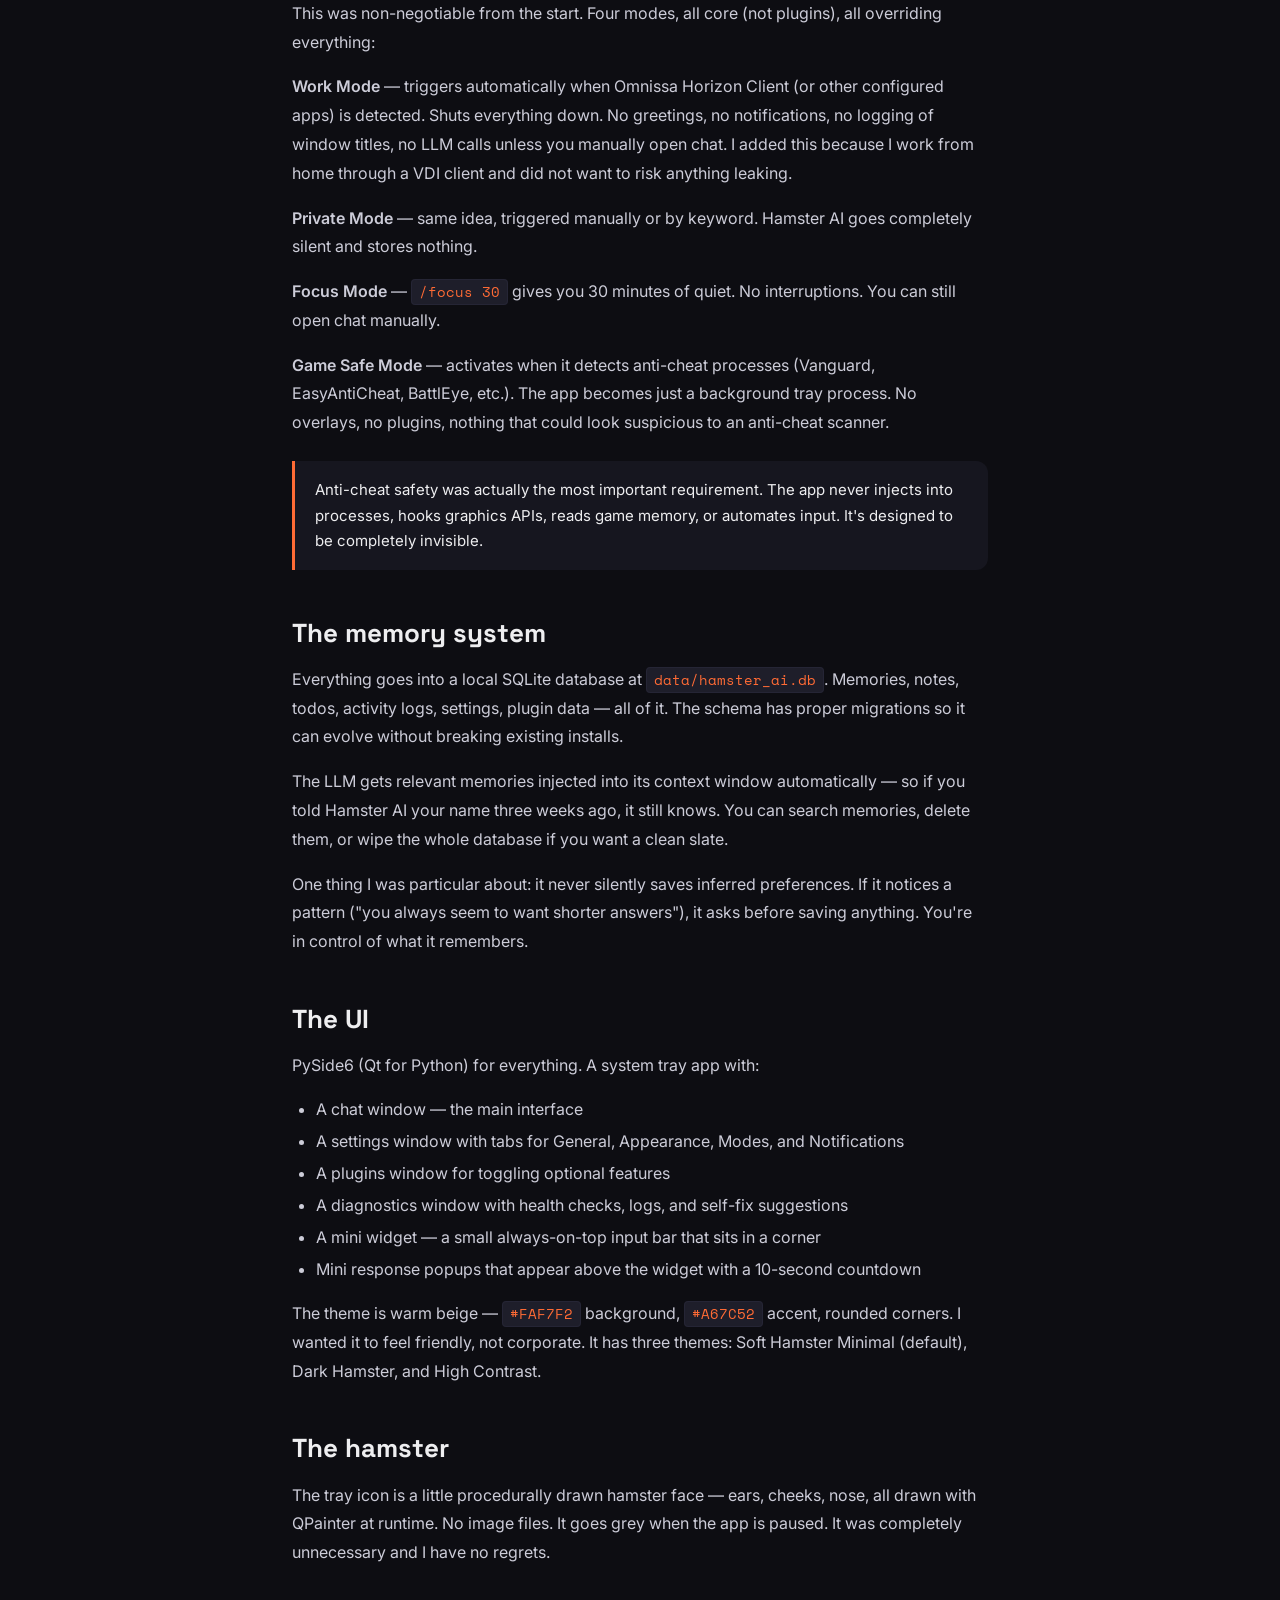
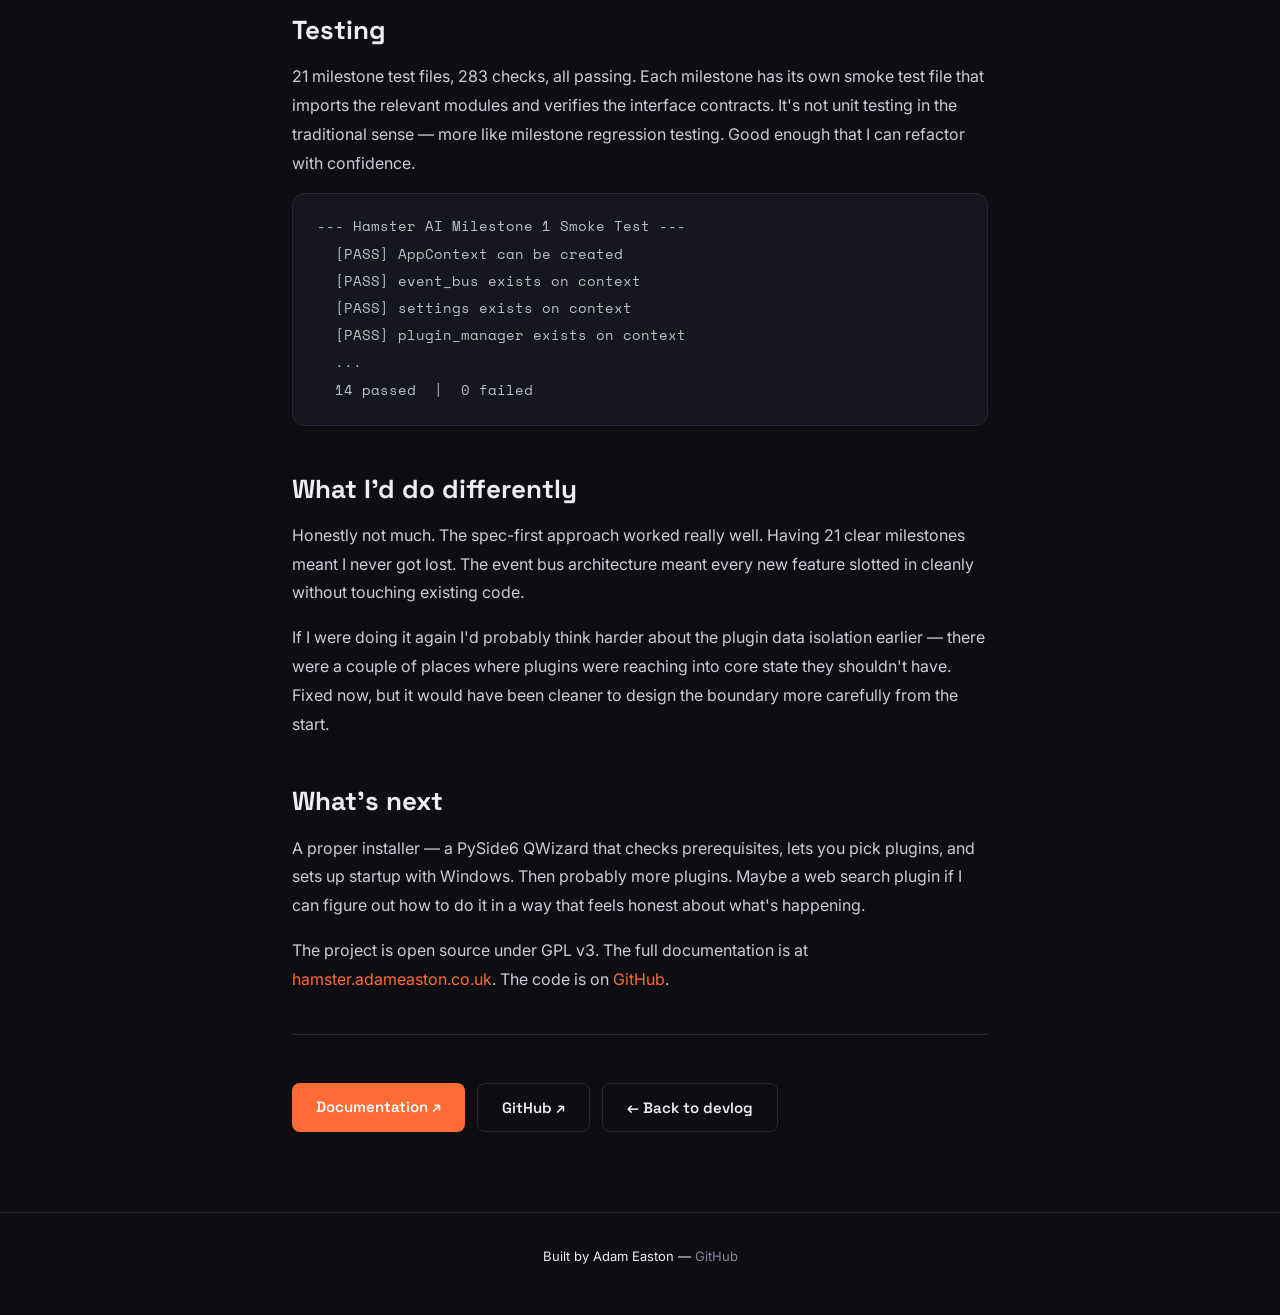
<file: blog/hamster-ai.html>
<!DOCTYPE html>
<html lang="en">
<head>
  <meta charset="UTF-8">
  <meta name="viewport" content="width=device-width, initial-scale=1">
  <title>Building Hamster AI — Adam Easton Devlog</title>
  <meta name="description" content="How I built a local-first Windows desktop AI companion with a hamster mascot, plugin system, and 21 milestones of Python.">
  <link rel="stylesheet" href="../assets/css/style.css">
</head>
<body>

<nav class="nav">
  <div class="nav-inner">
    <a href="/" class="nav-logo">adam<span>.</span>dev</a>
    <button class="hamburger" id="hamburger">☰</button>
    <div class="nav-links">
      <a href="/projects/">Projects</a>
      <a href="/blog/">Devlog</a>
      <a href="/about.html">About</a>
      <a href="https://github.com/Easton99" target="_blank" class="nav-gh">GitHub ↗</a>
    </div>
  </div>
</nav>

<div class="page-narrow">

  <div class="post-header">
    <div class="post-meta">
      <span>May 2026</span>
      <span>Hamster AI</span>
      <span>Python · PySide6 · Ollama</span>
    </div>
    <h1>Building Hamster AI — a local-first AI companion for Windows</h1>
    <p class="post-lead">I wanted an AI assistant that lived on my PC, not in the cloud. I didn't want subscriptions, accounts, or my conversations leaving my machine. So I built one. With a hamster.</p>
  </div>

  <div class="post-body">

    <h2>The idea</h2>

    <p>I use AI tools a lot. But I kept running into the same frustrations — everything requires an account, everything sends your data somewhere, and none of it integrates with what's actually happening on your PC. I wanted something that sat quietly in my system tray, knew what I was doing, could remember things I told it, and would shut up when I was gaming or in a work call.</p>

    <p>I also wanted it to be honest. Most AI assistants are weirdly sycophantic — they'll agree with everything you say and pretend they can do things they can't. I wanted one that would push back when I was wrong and say "I don't know" when it didn't know.</p>

    <p>So I spec'd out Hamster AI. Local LLM via Ollama. Python. PySide6 for the UI. SQLite for memory. A plugin system so I could add features without breaking everything. And a hamster, because why not.</p>

    <h2>Why local-first?</h2>

    <p>The short answer: privacy and control. The longer answer:</p>

    <ul>
      <li>I game. Anti-cheat systems are aggressive. I didn't want something hooking into cloud APIs while Vanguard was running.</li>
      <li>I sometimes work from home through a corporate VPN. Anything that could accidentally send work context to an external server is a non-starter.</li>
      <li>I just don't like the idea of my personal assistant knowing more about my habits than I do, and storing that somewhere I can't see.</li>
    </ul>

    <p>Ollama solved the LLM problem nicely. You pull a model, it runs locally, and the API is simple. I went with <code>llama3.2:3b</code> as the default because it's fast on modest hardware and surprisingly good for day-to-day use. But any model works — you can switch in settings.</p>

    <h2>The architecture</h2>

    <p>I planned this properly before writing a line of code, which is unusual for me. The spec was about 40 pages. I broke it into 21 milestones and built one at a time.</p>

    <p>The core is an <strong>AppContext</strong> — a central object that owns everything: the event bus, settings, plugin manager, memory store, LLM client, and all the observer modules. Everything talks to each other through an <strong>event bus</strong> with typed events like <code>user_message</code>, <code>active_window_changed</code>, <code>work_mode_enabled</code>, etc. Nothing is tightly coupled. Plugins subscribe to events; core systems emit them.</p>

    <pre><code># The event bus is simple but it made everything else possible
event_bus.emit("active_window_changed", {
    "title": "VS Code",
    "process": "Code.exe"
})</code></pre>

    <p>The <strong>observer</strong> layer reads system state — active window, idle time, CPU/RAM, fullscreen detection — and emits events. No screenshots, no OCR, no keylogging. Just the stuff the OS makes available.</p>

    <h2>The plugin system</h2>

    <p>This was the part I was most pleased with. Every plugin is a class in its own folder:</p>

    <pre><code>plugins/
  session_awareness/
    plugin.py
    config.json
  voice_output/
    plugin.py
    config.json</code></pre>

    <p>Each plugin implements a simple interface:</p>

    <pre><code>class Plugin(PluginBase):
    name = "session_awareness"
    enabled_by_default = True

    def on_start(self, app): ...
    def on_stop(self, app): ...
    def on_event(self, event, data): ...
    def get_commands(self): return []</code></pre>

    <p>The plugin manager discovers them automatically, loads them in isolation so a crash in one doesn't kill the app, and respects all the mode rules — plugins don't run during Work Mode, Private Mode, Game Safe Mode, or Focus Mode unless the user explicitly allows it.</p>

    <p>I shipped 8 plugins:</p>

    <ul>
      <li><strong>Session Awareness</strong> — detects whether you're coding, gaming, or browsing</li>
      <li><strong>Insights</strong> — end-of-day and weekly summaries</li>
      <li><strong>Scheduled Reminders</strong> — natural language reminders (<code>/remind me at 6pm to check the build</code>)</li>
      <li><strong>Process Awareness</strong> — what's running, what's using the internet</li>
      <li><strong>Audio Awareness</strong> — detects if audio is playing, so it doesn't interrupt calls</li>
      <li><strong>Voice Output</strong> — speaks replies using Windows SAPI</li>
      <li><strong>Extended System Stats</strong> — GPU temp, per-process usage, disk, network</li>
      <li><strong>Hardware Awareness</strong> — USB events, battery warnings, monitors</li>
    </ul>

    <h2>The mode system</h2>

    <p>This was non-negotiable from the start. Four modes, all core (not plugins), all overriding everything:</p>

    <p><strong>Work Mode</strong> — triggers automatically when Omnissa Horizon Client (or other configured apps) is detected. Shuts everything down. No greetings, no notifications, no logging of window titles, no LLM calls unless you manually open chat. I added this because I work from home through a VDI client and did not want to risk anything leaking.</p>

    <p><strong>Private Mode</strong> — same idea, triggered manually or by keyword. Hamster AI goes completely silent and stores nothing.</p>

    <p><strong>Focus Mode</strong> — <code>/focus 30</code> gives you 30 minutes of quiet. No interruptions. You can still open chat manually.</p>

    <p><strong>Game Safe Mode</strong> — activates when it detects anti-cheat processes (Vanguard, EasyAntiCheat, BattlEye, etc.). The app becomes just a background tray process. No overlays, no plugins, nothing that could look suspicious to an anti-cheat scanner.</p>

    <div class="callout">
      Anti-cheat safety was actually the most important requirement. The app never injects into processes, hooks graphics APIs, reads game memory, or automates input. It's designed to be completely invisible.
    </div>

    <h2>The memory system</h2>

    <p>Everything goes into a local SQLite database at <code>data/hamster_ai.db</code>. Memories, notes, todos, activity logs, settings, plugin data — all of it. The schema has proper migrations so it can evolve without breaking existing installs.</p>

    <p>The LLM gets relevant memories injected into its context window automatically — so if you told Hamster AI your name three weeks ago, it still knows. You can search memories, delete them, or wipe the whole database if you want a clean slate.</p>

    <p>One thing I was particular about: it never silently saves inferred preferences. If it notices a pattern ("you always seem to want shorter answers"), it asks before saving anything. You're in control of what it remembers.</p>

    <h2>The UI</h2>

    <p>PySide6 (Qt for Python) for everything. A system tray app with:</p>

    <ul>
      <li>A chat window — the main interface</li>
      <li>A settings window with tabs for General, Appearance, Modes, and Notifications</li>
      <li>A plugins window for toggling optional features</li>
      <li>A diagnostics window with health checks, logs, and self-fix suggestions</li>
      <li>A mini widget — a small always-on-top input bar that sits in a corner</li>
      <li>Mini response popups that appear above the widget with a 10-second countdown</li>
    </ul>

    <p>The theme is warm beige — <code>#FAF7F2</code> background, <code>#A67C52</code> accent, rounded corners. I wanted it to feel friendly, not corporate. It has three themes: Soft Hamster Minimal (default), Dark Hamster, and High Contrast.</p>

    <h2>The hamster</h2>

    <p>The tray icon is a little procedurally drawn hamster face — ears, cheeks, nose, all drawn with QPainter at runtime. No image files. It goes grey when the app is paused. It was completely unnecessary and I have no regrets.</p>

    <h2>Testing</h2>

    <p>21 milestone test files, 283 checks, all passing. Each milestone has its own smoke test file that imports the relevant modules and verifies the interface contracts. It's not unit testing in the traditional sense — more like milestone regression testing. Good enough that I can refactor with confidence.</p>

    <pre><code>--- Hamster AI Milestone 1 Smoke Test ---
  [PASS] AppContext can be created
  [PASS] event_bus exists on context
  [PASS] settings exists on context
  [PASS] plugin_manager exists on context
  ...
  14 passed  |  0 failed</code></pre>

    <h2>What I'd do differently</h2>

    <p>Honestly not much. The spec-first approach worked really well. Having 21 clear milestones meant I never got lost. The event bus architecture meant every new feature slotted in cleanly without touching existing code.</p>

    <p>If I were doing it again I'd probably think harder about the plugin data isolation earlier — there were a couple of places where plugins were reaching into core state they shouldn't have. Fixed now, but it would have been cleaner to design the boundary more carefully from the start.</p>

    <h2>What's next</h2>

    <p>A proper installer — a PySide6 QWizard that checks prerequisites, lets you pick plugins, and sets up startup with Windows. Then probably more plugins. Maybe a web search plugin if I can figure out how to do it in a way that feels honest about what's happening.</p>

    <p>The project is open source under GPL v3. The full documentation is at <a href="https://hamster.adameaston.co.uk" target="_blank">hamster.adameaston.co.uk</a>. The code is on <a href="https://github.com/Easton99/hamster-ai" target="_blank">GitHub</a>.</p>

    <hr>

    <div style="display: flex; gap: 12px; flex-wrap: wrap; padding-top: 8px;">
      <a href="https://hamster.adameaston.co.uk" class="btn btn-primary" target="_blank">Documentation ↗</a>
      <a href="https://github.com/Easton99/hamster-ai" class="btn btn-ghost" target="_blank">GitHub ↗</a>
      <a href="/blog/" class="btn btn-ghost">← Back to devlog</a>
    </div>

  </div>

</div>

<footer>
  <p>Built by Adam Easton &mdash; <a href="https://github.com/Easton99" target="_blank">GitHub</a></p>
</footer>

<script src="../assets/js/site.js"></script>
</body>
</html>
</file>
<file: assets/css/style.css>
@import url('https://fonts.googleapis.com/css2?family=Space+Grotesk:wght@400;500;600;700&family=Inter:wght@400;500&family=Space+Mono&display=swap');

/* ── Reset ───────────────────────────────────────────────────────────────── */
*, *::before, *::after { box-sizing: border-box; margin: 0; padding: 0; }

:root {
  --bg:      #0D0D12;
  --surface: #16161F;
  --surface2:#1E1E2A;
  --border:  #252535;
  --orange:  #FF6B35;
  --purple:  #7C3AED;
  --green:   #10B981;
  --yellow:  #FFD23F;
  --text:    #EEEEF0;
  --muted:   #8888A0;
  --radius:  12px;
}

html { scroll-behavior: smooth; }

body {
  font-family: 'Inter', sans-serif;
  font-size: 16px;
  line-height: 1.7;
  color: var(--text);
  background: var(--bg);
}

h1, h2, h3, h4 {
  font-family: 'Space Grotesk', sans-serif;
  line-height: 1.2;
}

a { color: var(--orange); text-decoration: none; transition: opacity 0.15s; }
a:hover { opacity: 0.8; text-decoration: underline; }

p { margin-bottom: 1rem; color: var(--text); }

ul, ol { padding-left: 1.5rem; margin-bottom: 1rem; }
li { margin-bottom: 0.3rem; }

strong { font-weight: 600; }

code {
  font-family: 'Space Mono', monospace;
  font-size: 0.85em;
  background: var(--surface2);
  border: 1px solid var(--border);
  border-radius: 4px;
  padding: 2px 7px;
  color: var(--orange);
}

pre {
  background: var(--surface);
  border: 1px solid var(--border);
  border-radius: var(--radius);
  padding: 20px 24px;
  overflow-x: auto;
  margin: 1rem 0 1.5rem;
}

pre code {
  background: none;
  border: none;
  padding: 0;
  color: #B8C0CC;
  font-size: 0.875rem;
}

hr {
  border: none;
  border-top: 1px solid var(--border);
  margin: 2.5rem 0;
}

/* ── Nav ─────────────────────────────────────────────────────────────────── */
.nav {
  position: sticky;
  top: 0;
  z-index: 100;
  background: rgba(13, 13, 18, 0.85);
  backdrop-filter: blur(12px);
  border-bottom: 1px solid var(--border);
}

.nav-inner {
  max-width: 1100px;
  margin: 0 auto;
  padding: 0 32px;
  height: 60px;
  display: flex;
  align-items: center;
  gap: 32px;
}

.nav-logo {
  font-family: 'Space Grotesk', sans-serif;
  font-weight: 700;
  font-size: 18px;
  color: var(--text);
  text-decoration: none;
  display: flex;
  align-items: center;
  gap: 8px;
}

.nav-logo:hover { opacity: 1; text-decoration: none; }

.nav-logo span { color: var(--orange); }

.nav-links {
  display: flex;
  gap: 4px;
  align-items: center;
  margin-left: auto;
}

.nav-links a {
  color: var(--muted);
  font-size: 14px;
  font-weight: 500;
  padding: 6px 14px;
  border-radius: 8px;
  text-decoration: none;
  transition: color 0.15s, background 0.15s;
}

.nav-links a:hover { color: var(--text); background: var(--surface); }
.nav-links a.active { color: var(--orange); }

.nav-links .nav-gh {
  color: var(--text);
  background: var(--surface);
  border: 1px solid var(--border);
  margin-left: 8px;
}

.nav-links .nav-gh:hover { border-color: var(--orange); color: var(--orange); }

.hamburger {
  display: none;
  background: none;
  border: none;
  color: var(--text);
  font-size: 22px;
  cursor: pointer;
  margin-left: auto;
  padding: 4px;
}

/* ── Page wrapper ─────────────────────────────────────────────────────────── */
.page { max-width: 1100px; margin: 0 auto; padding: 0 32px; }
.page-narrow { max-width: 760px; margin: 0 auto; padding: 0 32px; }

/* ── Hero ─────────────────────────────────────────────────────────────────── */
.hero {
  padding: 100px 32px 80px;
  max-width: 1100px;
  margin: 0 auto;
}

.hero-eyebrow {
  font-family: 'Space Mono', monospace;
  font-size: 13px;
  color: var(--orange);
  letter-spacing: 2px;
  text-transform: uppercase;
  margin-bottom: 16px;
}

.hero h1 {
  font-size: clamp(42px, 6vw, 72px);
  font-weight: 700;
  color: var(--text);
  margin-bottom: 16px;
}

.hero h1 .highlight { color: var(--orange); }

.hero-sub {
  font-size: 20px;
  color: var(--muted);
  max-width: 560px;
  margin-bottom: 36px;
  line-height: 1.6;
}

.hero-cta { display: flex; gap: 12px; flex-wrap: wrap; }

/* ── Buttons ──────────────────────────────────────────────────────────────── */
.btn {
  display: inline-block;
  padding: 11px 24px;
  border-radius: 8px;
  font-family: 'Space Grotesk', sans-serif;
  font-weight: 600;
  font-size: 15px;
  cursor: pointer;
  text-decoration: none;
  transition: all 0.15s;
  border: none;
}

.btn:hover { text-decoration: none; opacity: 1; }

.btn-primary { background: var(--orange); color: white; }
.btn-primary:hover { background: #e85a24; }

.btn-ghost {
  background: transparent;
  color: var(--text);
  border: 1px solid var(--border);
}
.btn-ghost:hover { border-color: var(--orange); color: var(--orange); }

/* ── Section ──────────────────────────────────────────────────────────────── */
.section { padding: 60px 0; }
.section-title {
  font-size: 13px;
  font-family: 'Space Mono', monospace;
  color: var(--orange);
  letter-spacing: 2px;
  text-transform: uppercase;
  margin-bottom: 12px;
}
.section h2 {
  font-size: 32px;
  font-weight: 700;
  margin-bottom: 8px;
  color: var(--text);
}
.section-lead {
  font-size: 17px;
  color: var(--muted);
  margin-bottom: 40px;
}

/* ── Project cards ────────────────────────────────────────────────────────── */
.project-grid {
  display: grid;
  grid-template-columns: repeat(auto-fill, minmax(320px, 1fr));
  gap: 20px;
  margin-top: 32px;
}

.project-card {
  background: var(--surface);
  border: 1px solid var(--border);
  border-radius: var(--radius);
  padding: 28px;
  display: flex;
  flex-direction: column;
  gap: 12px;
  transition: border-color 0.2s, transform 0.2s;
  text-decoration: none;
}

.project-card:hover {
  border-color: var(--orange);
  transform: translateY(-2px);
  text-decoration: none;
}

.project-card-emoji { font-size: 36px; }

.project-card h3 {
  font-size: 20px;
  font-weight: 700;
  color: var(--text);
  margin: 0;
}

.project-card p {
  font-size: 14px;
  color: var(--muted);
  margin: 0;
  line-height: 1.6;
  flex: 1;
}

.project-tags {
  display: flex;
  flex-wrap: wrap;
  gap: 6px;
  margin-top: 4px;
}

.tag {
  font-size: 11px;
  font-family: 'Space Mono', monospace;
  padding: 3px 10px;
  border-radius: 20px;
  background: var(--surface2);
  border: 1px solid var(--border);
  color: var(--muted);
}

.tag.python { border-color: #3776AB; color: #3776AB; }
.tag.react  { border-color: #61DAFB; color: #61DAFB; }
.tag.ollama { border-color: var(--green); color: var(--green); }
.tag.supabase { border-color: var(--green); color: var(--green); }
.tag.windows { border-color: var(--purple); color: #A78BFA; }
.tag.pwa    { border-color: var(--yellow); color: var(--yellow); }

.project-card-footer {
  display: flex;
  align-items: center;
  justify-content: space-between;
  margin-top: 4px;
}

.project-link {
  font-size: 13px;
  font-weight: 600;
  color: var(--orange);
}

/* ── Blog list ────────────────────────────────────────────────────────────── */
.blog-list { display: flex; flex-direction: column; gap: 16px; margin-top: 32px; }

.blog-card {
  background: var(--surface);
  border: 1px solid var(--border);
  border-radius: var(--radius);
  padding: 24px 28px;
  display: flex;
  gap: 24px;
  align-items: flex-start;
  text-decoration: none;
  transition: border-color 0.2s;
}

.blog-card:hover { border-color: var(--orange); text-decoration: none; }

.blog-card-date {
  font-family: 'Space Mono', monospace;
  font-size: 12px;
  color: var(--muted);
  white-space: nowrap;
  padding-top: 3px;
  min-width: 90px;
}

.blog-card-body h3 {
  font-size: 18px;
  font-weight: 600;
  color: var(--text);
  margin-bottom: 6px;
}

.blog-card-body p {
  font-size: 14px;
  color: var(--muted);
  margin: 0;
}

/* ── Blog post ────────────────────────────────────────────────────────────── */
.post-header { padding: 60px 0 40px; }

.post-meta {
  font-family: 'Space Mono', monospace;
  font-size: 12px;
  color: var(--muted);
  margin-bottom: 16px;
  display: flex;
  gap: 16px;
  flex-wrap: wrap;
}

.post-header h1 {
  font-size: clamp(28px, 5vw, 48px);
  font-weight: 700;
  margin-bottom: 16px;
}

.post-lead {
  font-size: 19px;
  color: var(--muted);
  line-height: 1.6;
  margin-bottom: 0;
}

.post-body { padding-bottom: 80px; }

.post-body h2 {
  font-size: 26px;
  font-weight: 700;
  margin: 48px 0 16px;
  color: var(--text);
}

.post-body h3 {
  font-size: 19px;
  font-weight: 600;
  color: var(--orange);
  margin: 32px 0 10px;
}

.post-body p { color: #CCCCD8; line-height: 1.8; }

.post-body ul, .post-body ol { color: #CCCCD8; }

.callout {
  border-left: 3px solid var(--orange);
  background: var(--surface);
  border-radius: 0 var(--radius) var(--radius) 0;
  padding: 16px 20px;
  margin: 24px 0;
  font-size: 15px;
}

/* ── About ────────────────────────────────────────────────────────────────── */
.about-grid {
  display: grid;
  grid-template-columns: 1fr 1fr;
  gap: 40px;
  margin-top: 40px;
}

.stat-box {
  background: var(--surface);
  border: 1px solid var(--border);
  border-radius: var(--radius);
  padding: 24px;
  text-align: center;
}

.stat-box .num {
  font-family: 'Space Grotesk', sans-serif;
  font-size: 42px;
  font-weight: 700;
  color: var(--orange);
  display: block;
}

.stat-box .label {
  font-size: 13px;
  color: var(--muted);
}

/* ── Footer ───────────────────────────────────────────────────────────────── */
footer {
  border-top: 1px solid var(--border);
  padding: 32px;
  text-align: center;
  font-size: 13px;
  color: var(--muted);
}

footer a { color: var(--muted); }
footer a:hover { color: var(--orange); }

/* ── Page title ───────────────────────────────────────────────────────────── */
.page-title {
  padding: 60px 0 40px;
  border-bottom: 1px solid var(--border);
  margin-bottom: 48px;
}

.page-title h1 { font-size: 42px; font-weight: 700; margin-bottom: 8px; }
.page-title p { font-size: 18px; color: var(--muted); margin: 0; }

/* ── Divider text ─────────────────────────────────────────────────────────── */
.divider-label {
  display: flex;
  align-items: center;
  gap: 12px;
  font-family: 'Space Mono', monospace;
  font-size: 11px;
  color: var(--muted);
  letter-spacing: 1px;
  text-transform: uppercase;
  margin: 48px 0 24px;
}
.divider-label::before, .divider-label::after {
  content: '';
  flex: 1;
  height: 1px;
  background: var(--border);
}

/* ── Mobile ───────────────────────────────────────────────────────────────── */
@media (max-width: 768px) {
  .nav-links { display: none; }
  .nav-links.open {
    display: flex;
    flex-direction: column;
    position: absolute;
    top: 60px;
    left: 0; right: 0;
    background: var(--bg);
    border-bottom: 1px solid var(--border);
    padding: 12px 20px 20px;
    gap: 4px;
  }
  .hamburger { display: block; }
  .hero { padding: 60px 20px 48px; }
  .page, .page-narrow { padding: 0 20px; }
  .about-grid { grid-template-columns: 1fr; gap: 20px; }
  .project-grid { grid-template-columns: 1fr; }
  .blog-card { flex-direction: column; gap: 8px; }
  .blog-card-date { min-width: unset; }
  .nav-inner { padding: 0 20px; position: relative; }
}
</file>
